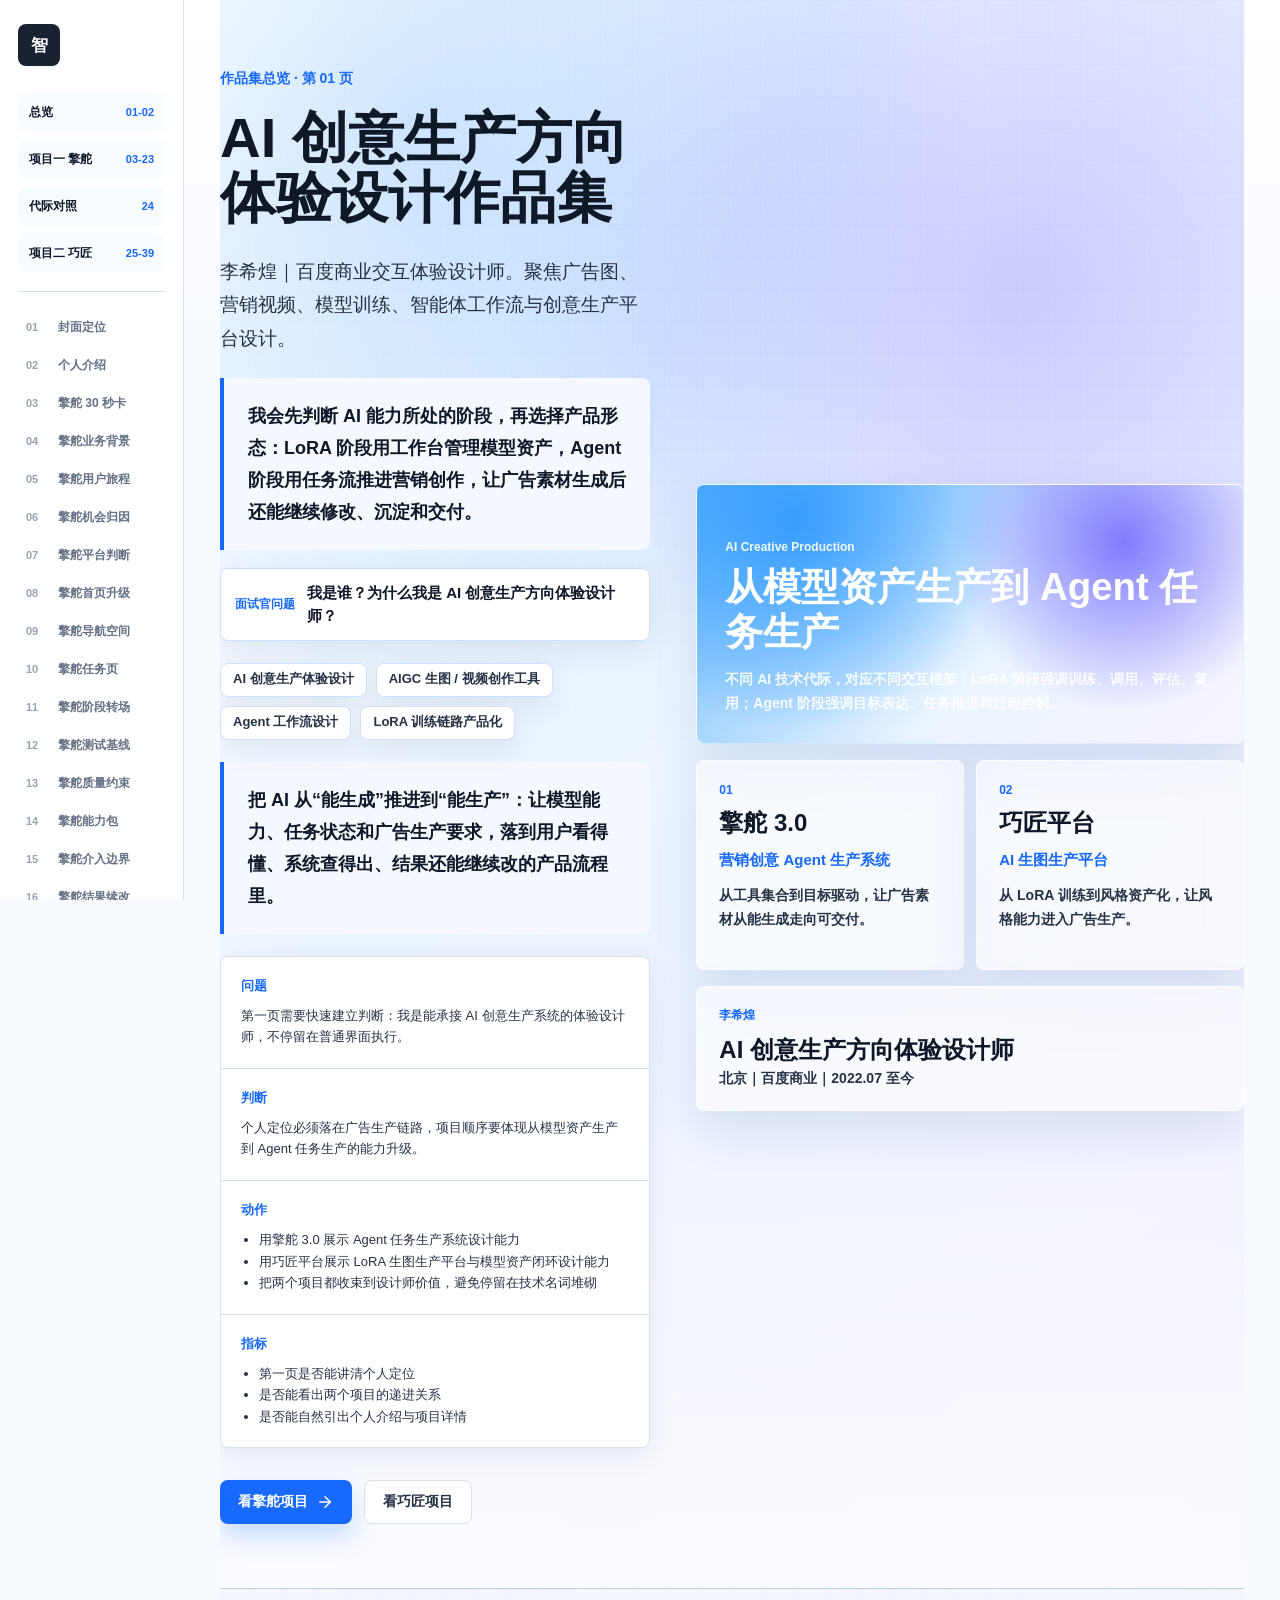
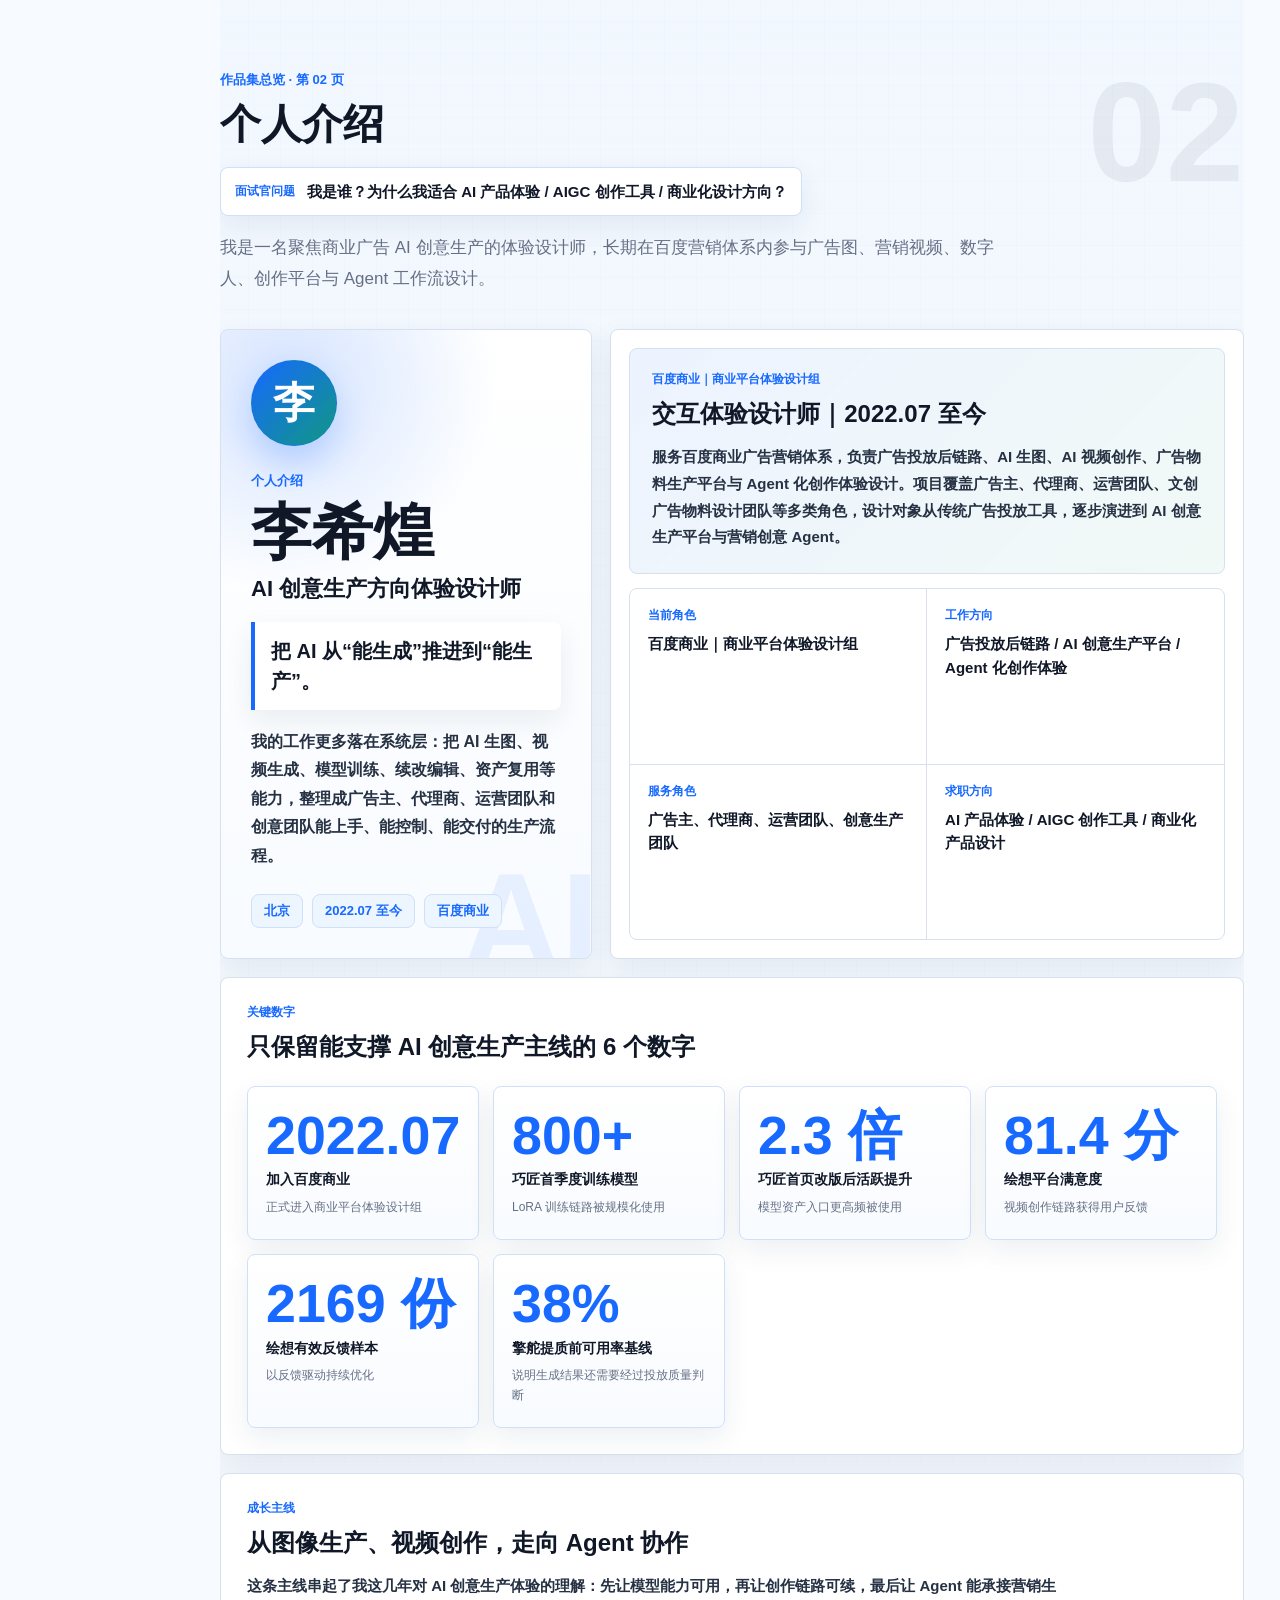
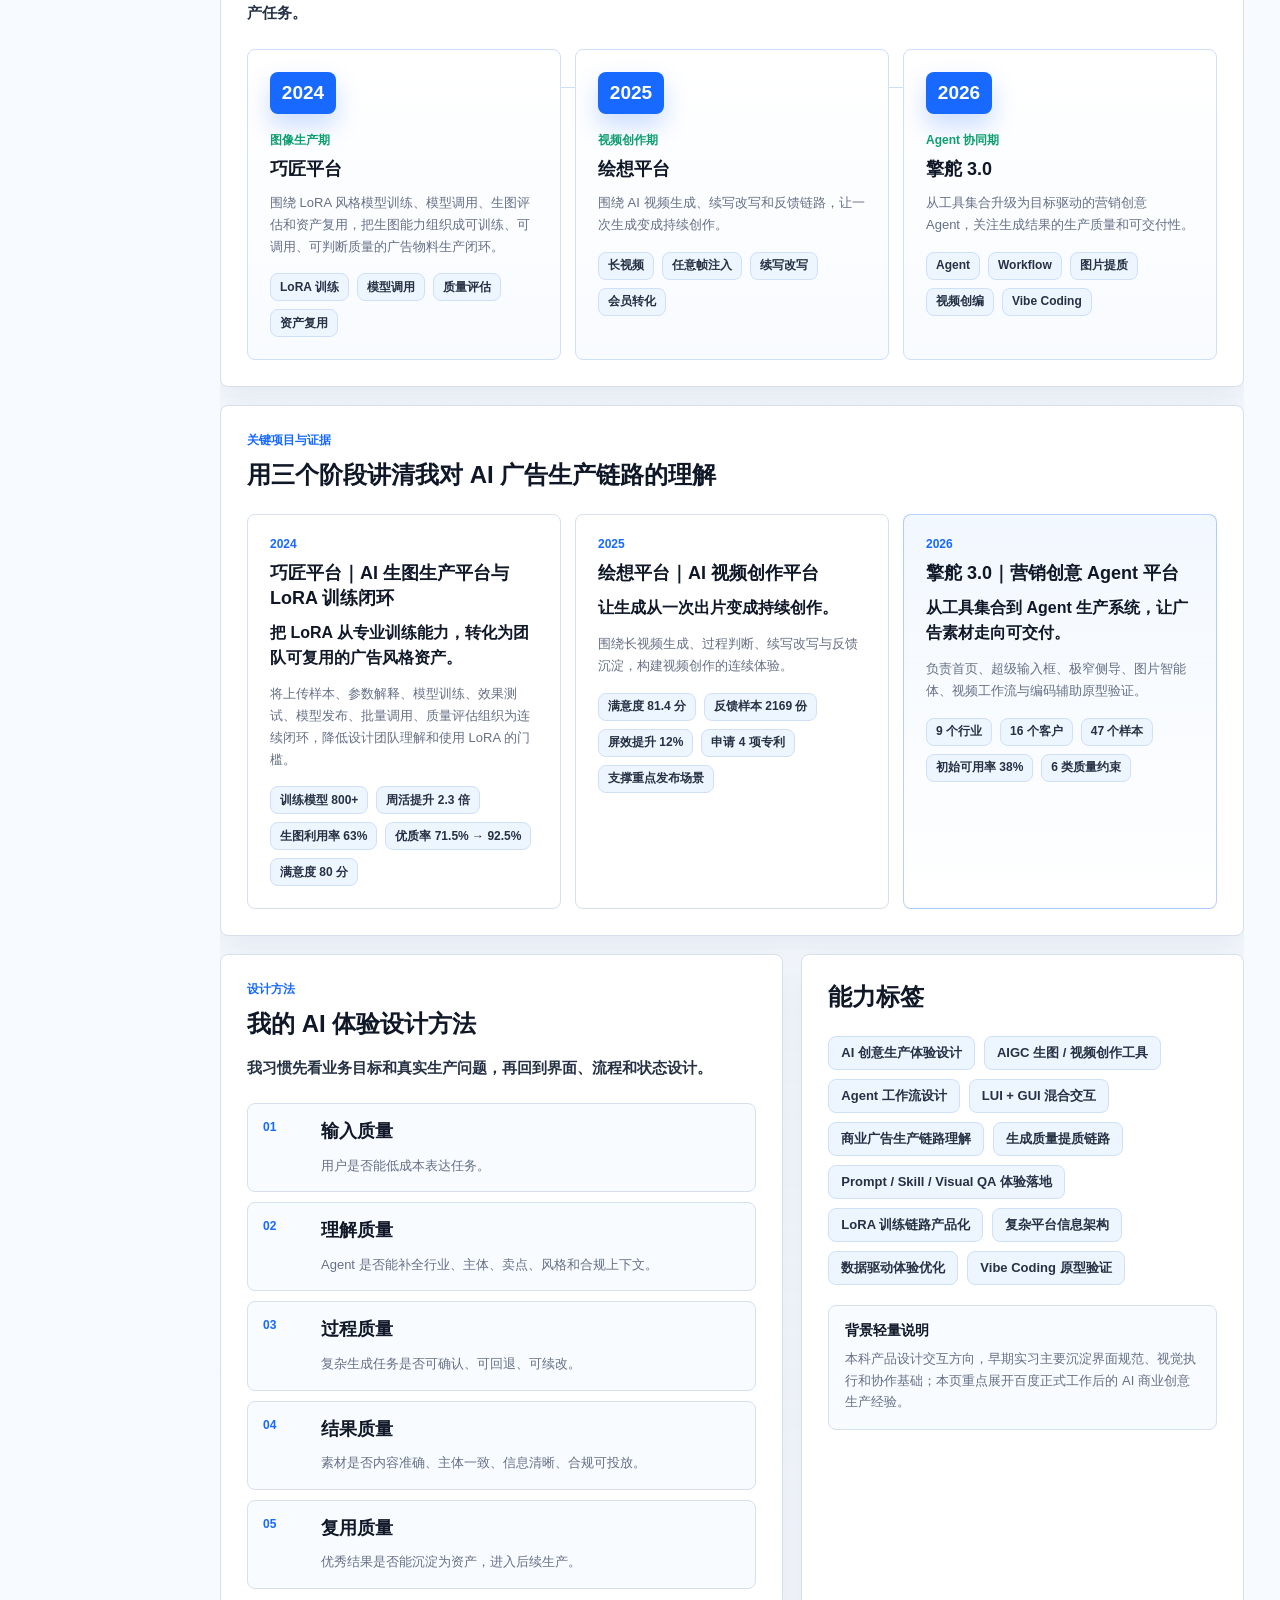
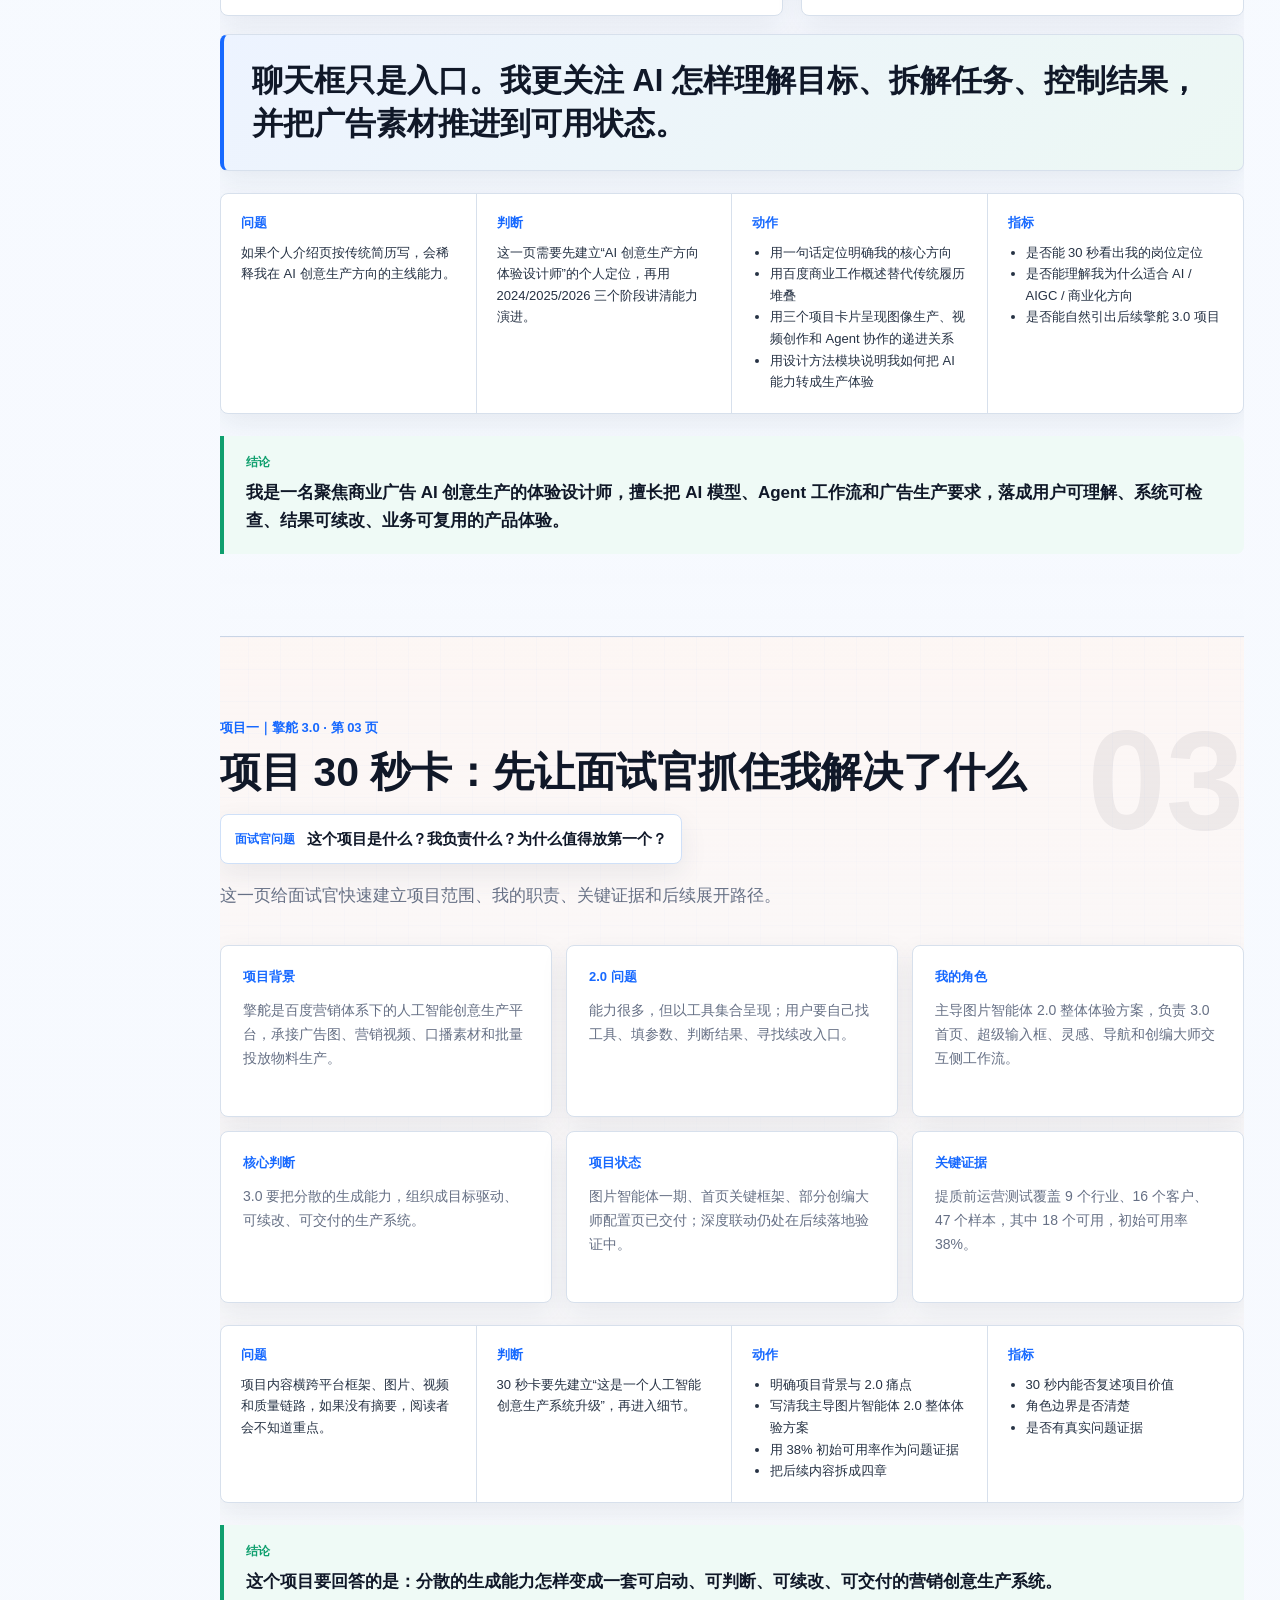
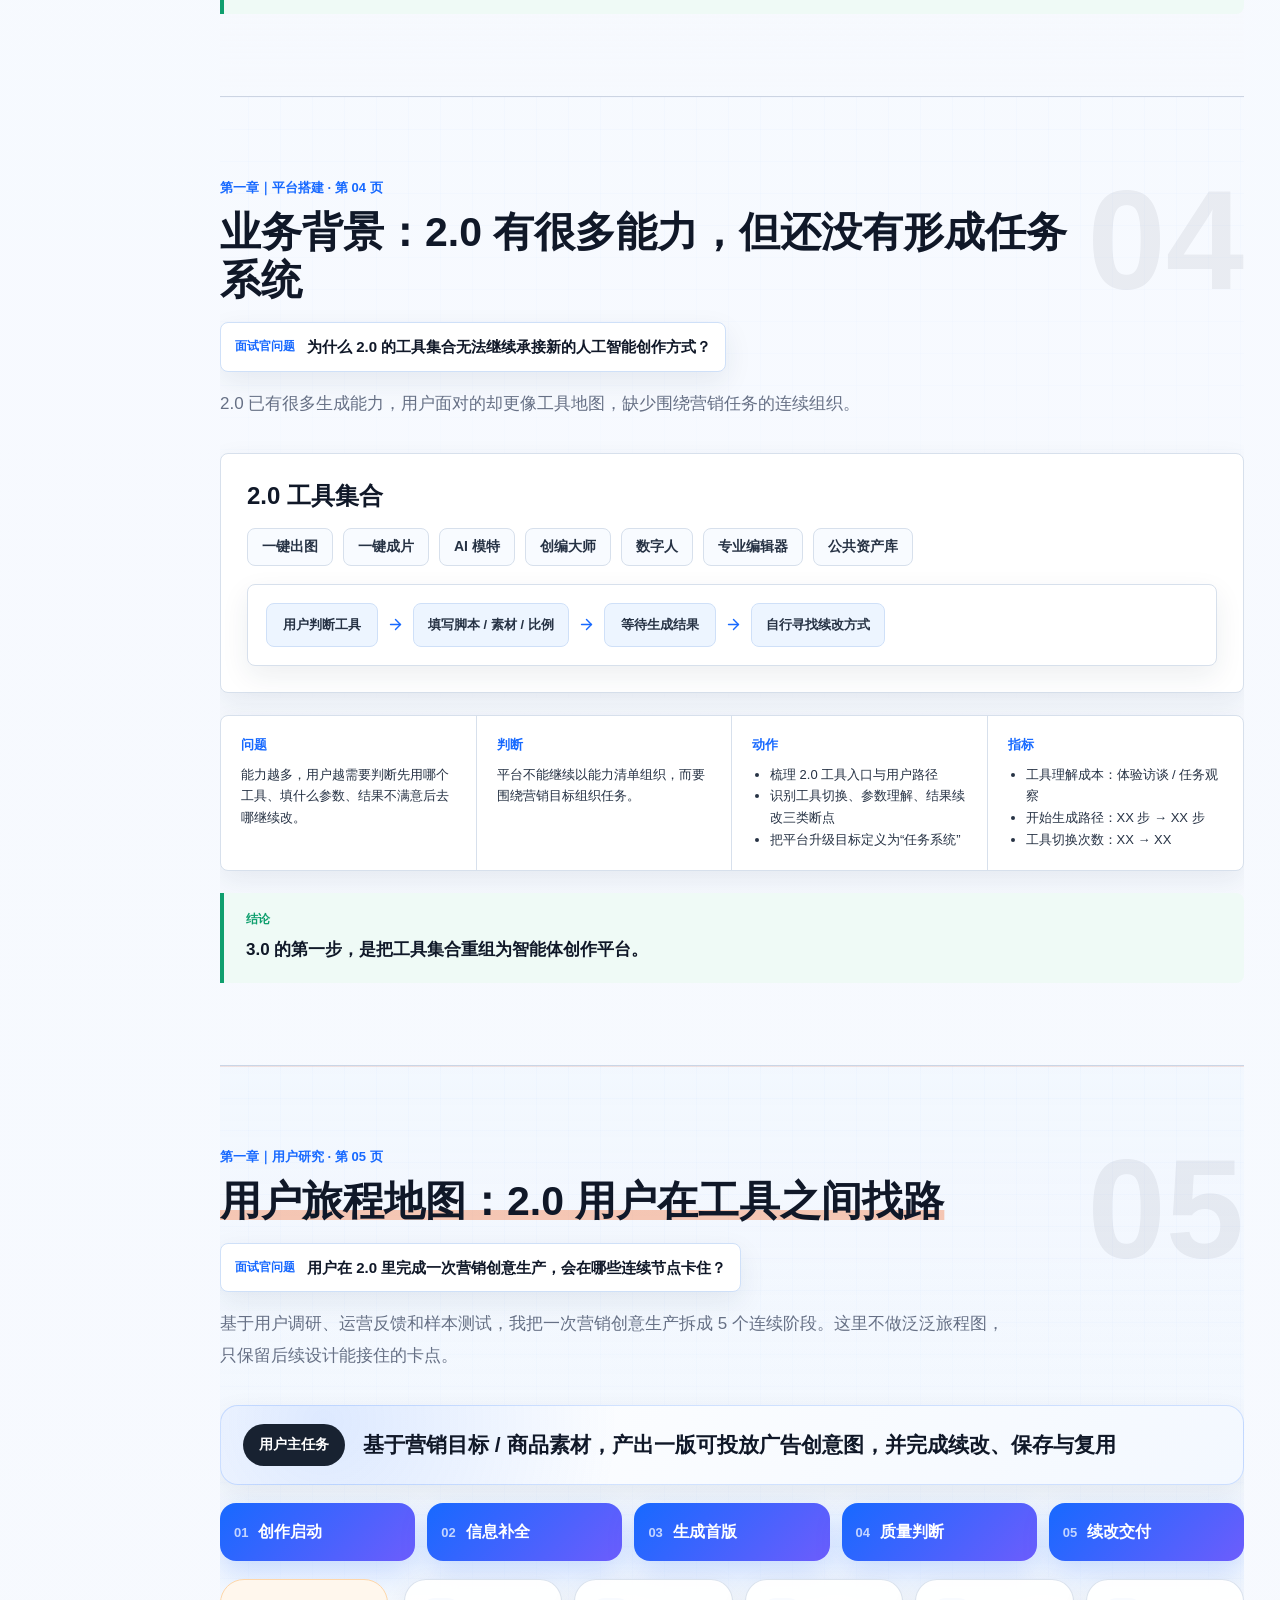
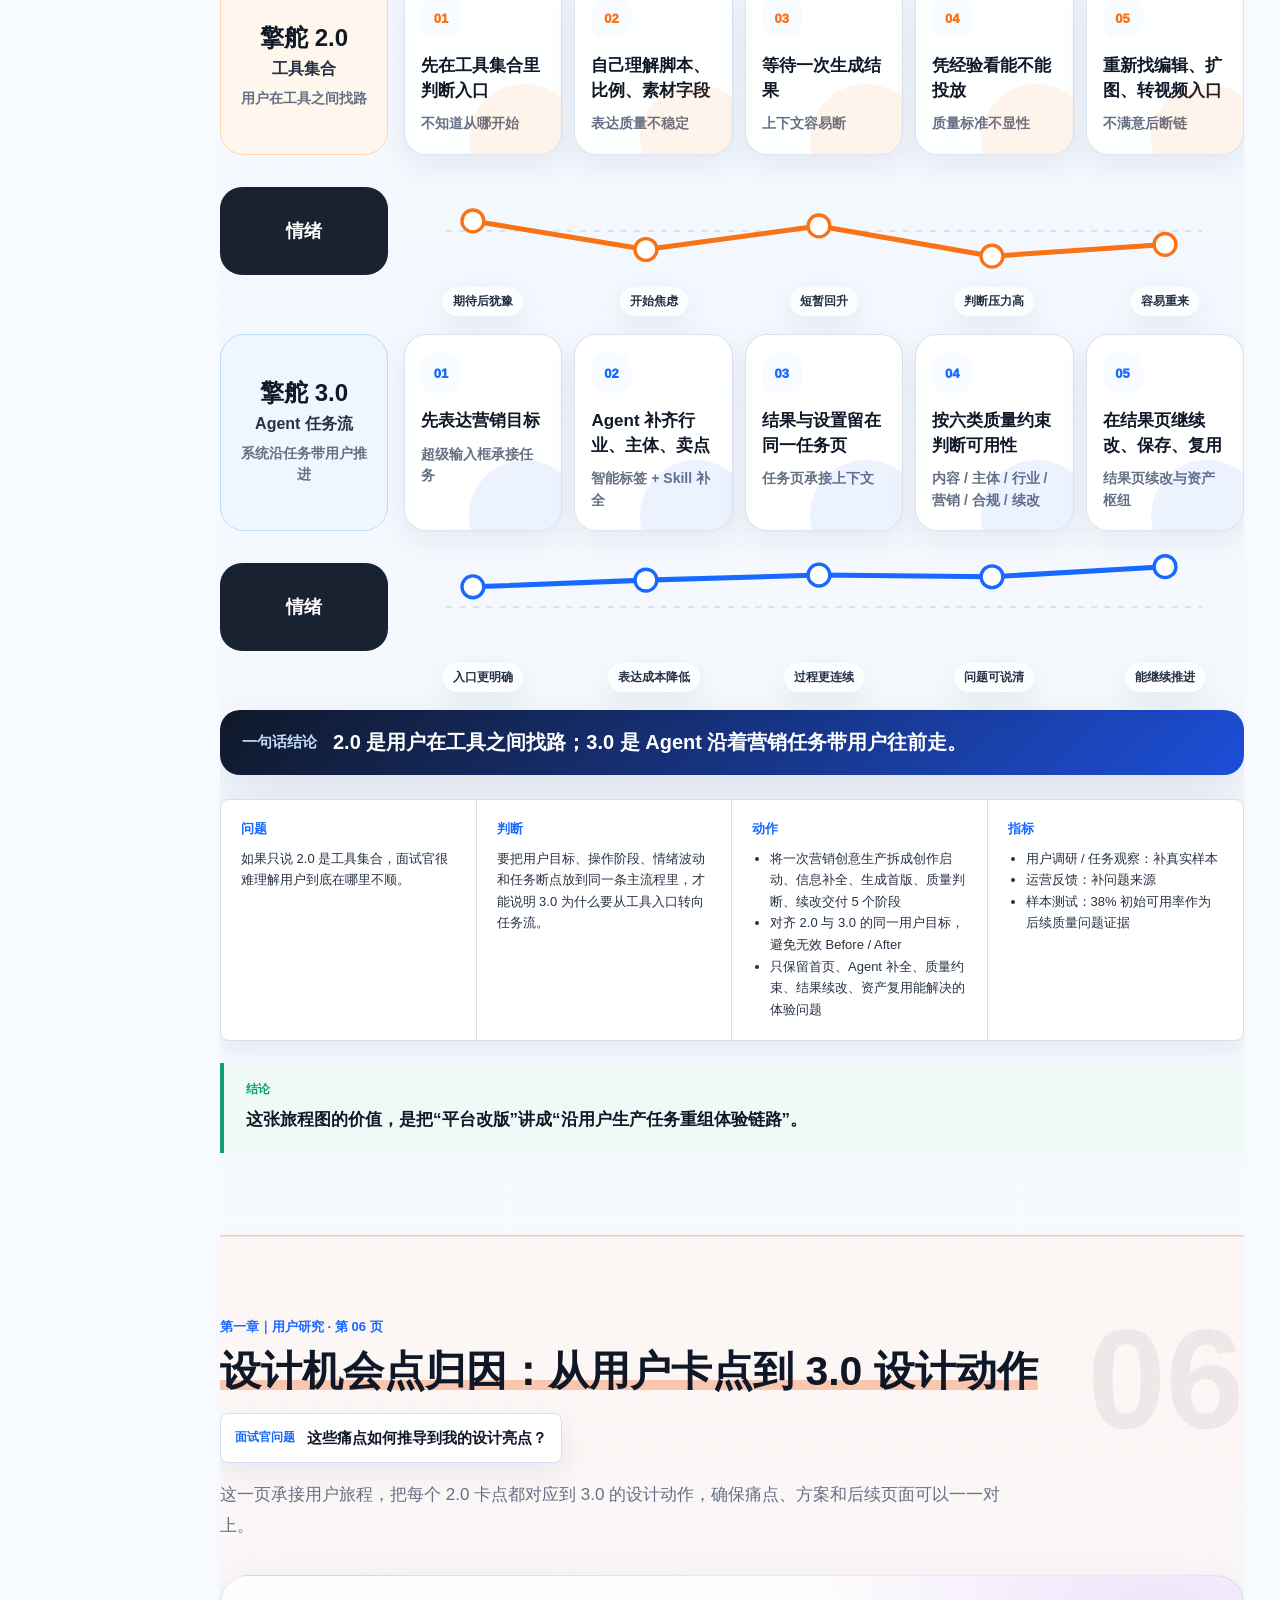
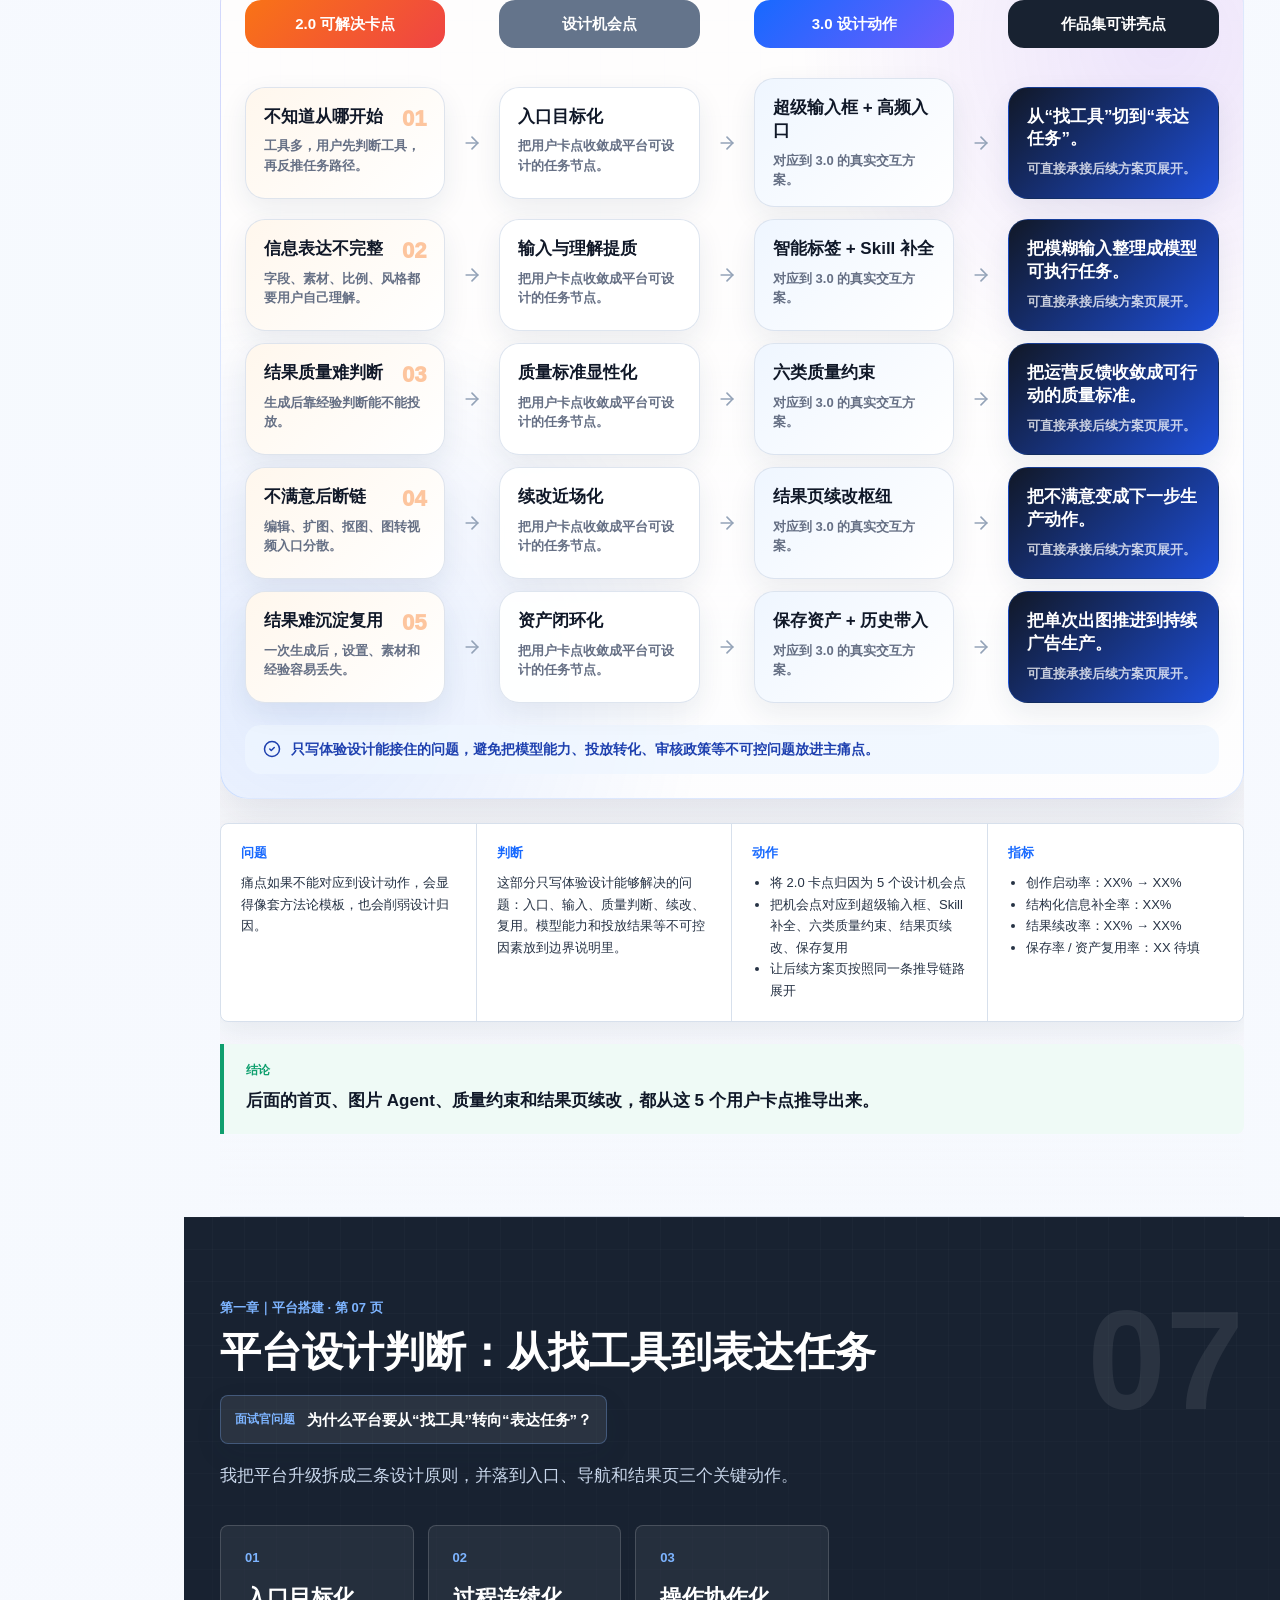
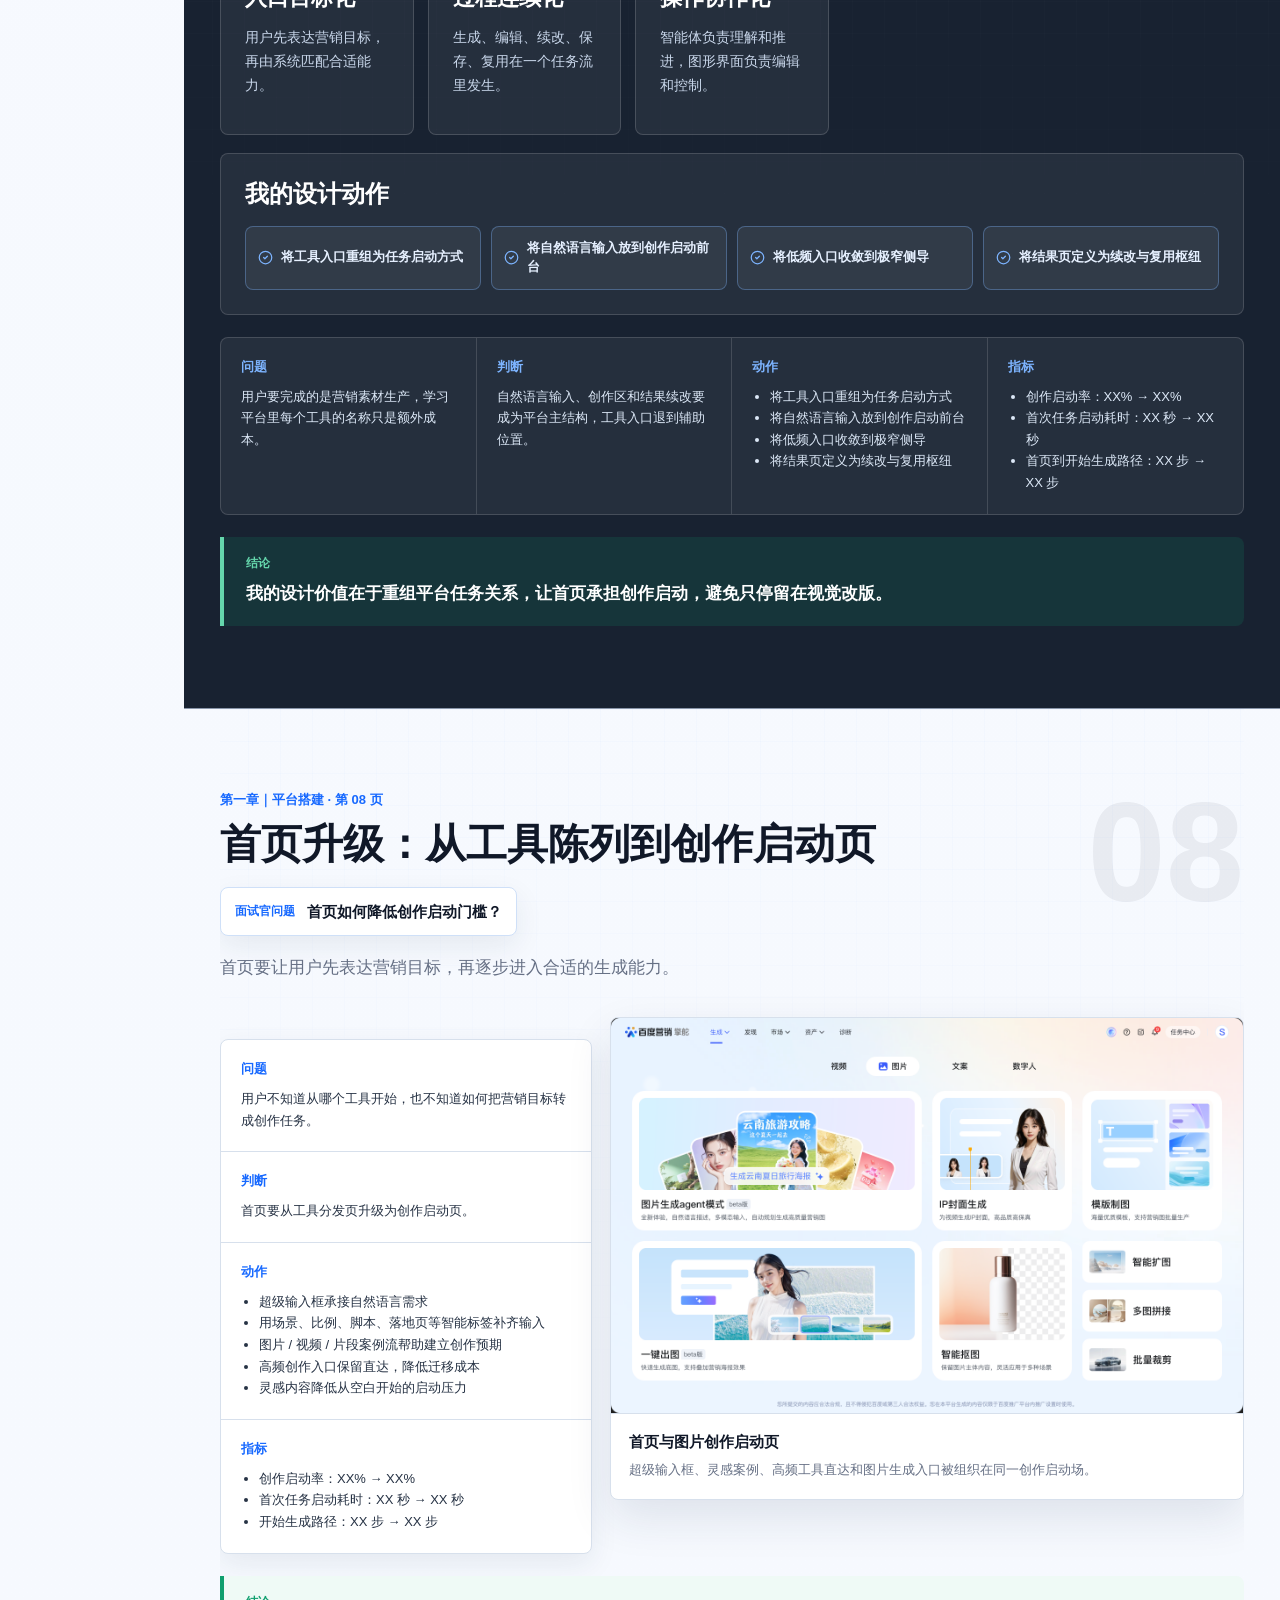
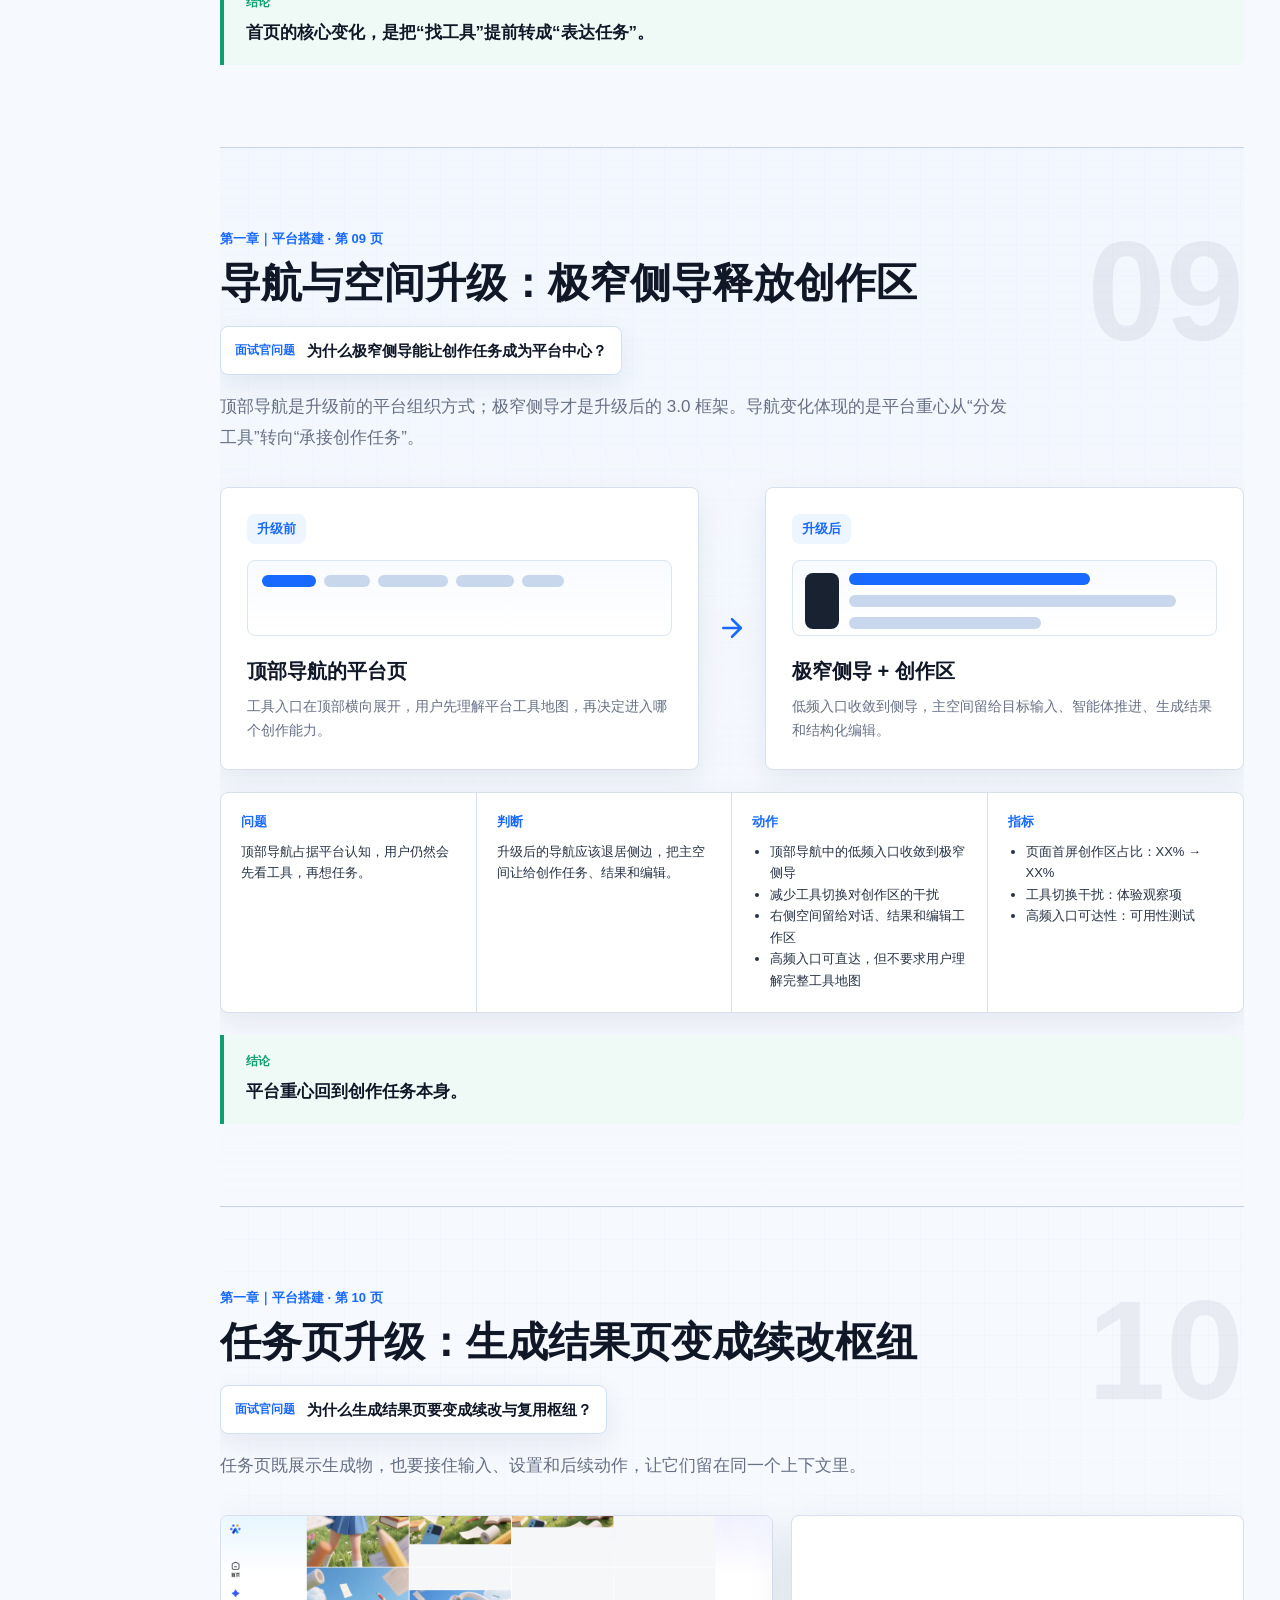
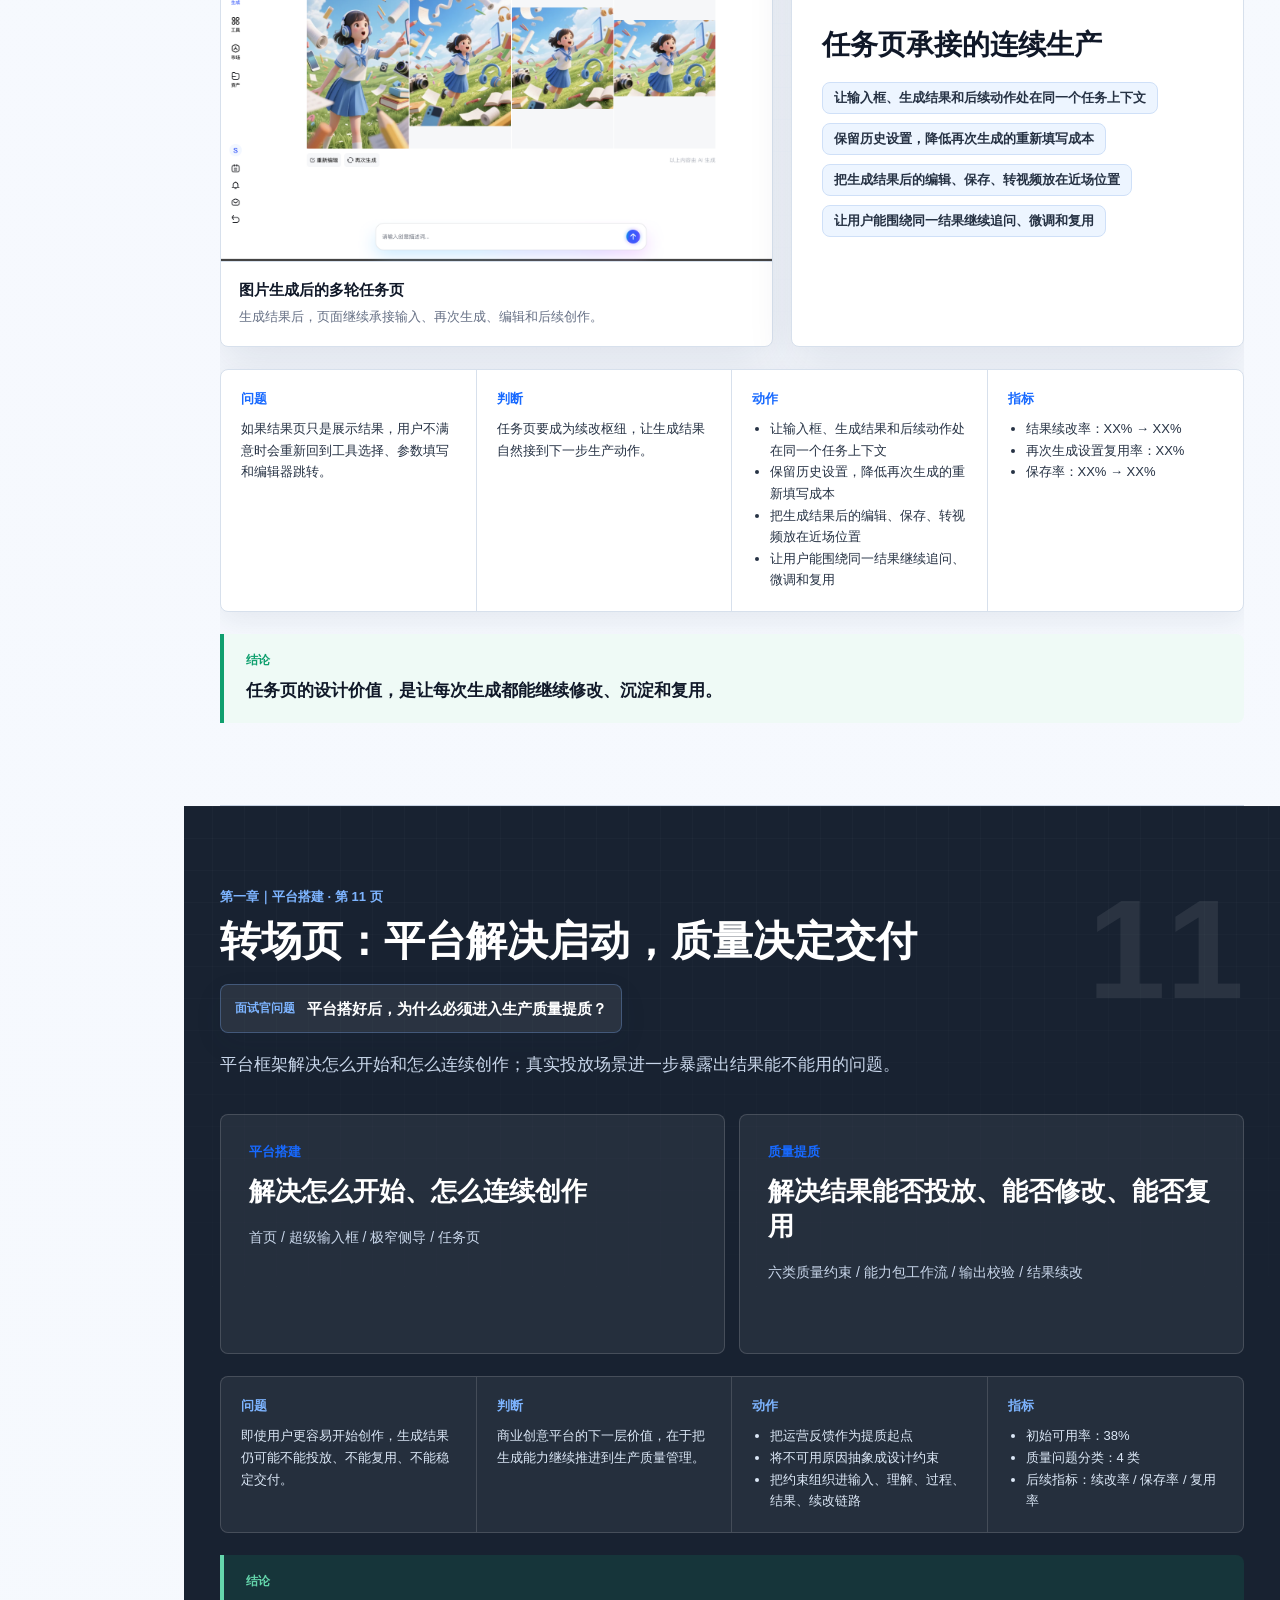
<file: index.html>
<!doctype html>
<html lang="zh-CN">
  <head>
    <meta charset="UTF-8" />
    <meta name="viewport" content="width=device-width, initial-scale=1.0" />
    <title>人工智能创意生产研究</title>
    <link rel="icon" href="data:image/svg+xml,%3Csvg xmlns='http://www.w3.org/2000/svg' viewBox='0 0 64 64'%3E%3Crect width='64' height='64' rx='14' fill='%23182231'/%3E%3Ctext x='32' y='41' text-anchor='middle' font-size='28' fill='white' font-family='Arial, sans-serif' font-weight='700'%3E智%3C/text%3E%3C/svg%3E" />
    <script type="module" crossorigin src="./assets/index-DReZ6hR3.js"></script>
    <link rel="stylesheet" crossorigin href="./assets/index-DGWpN-Dm.css">
  <meta name="robots" content="noindex, nofollow">
</head>
  <body>
    <div id="root"></div>
  </body>
</html>
</file>
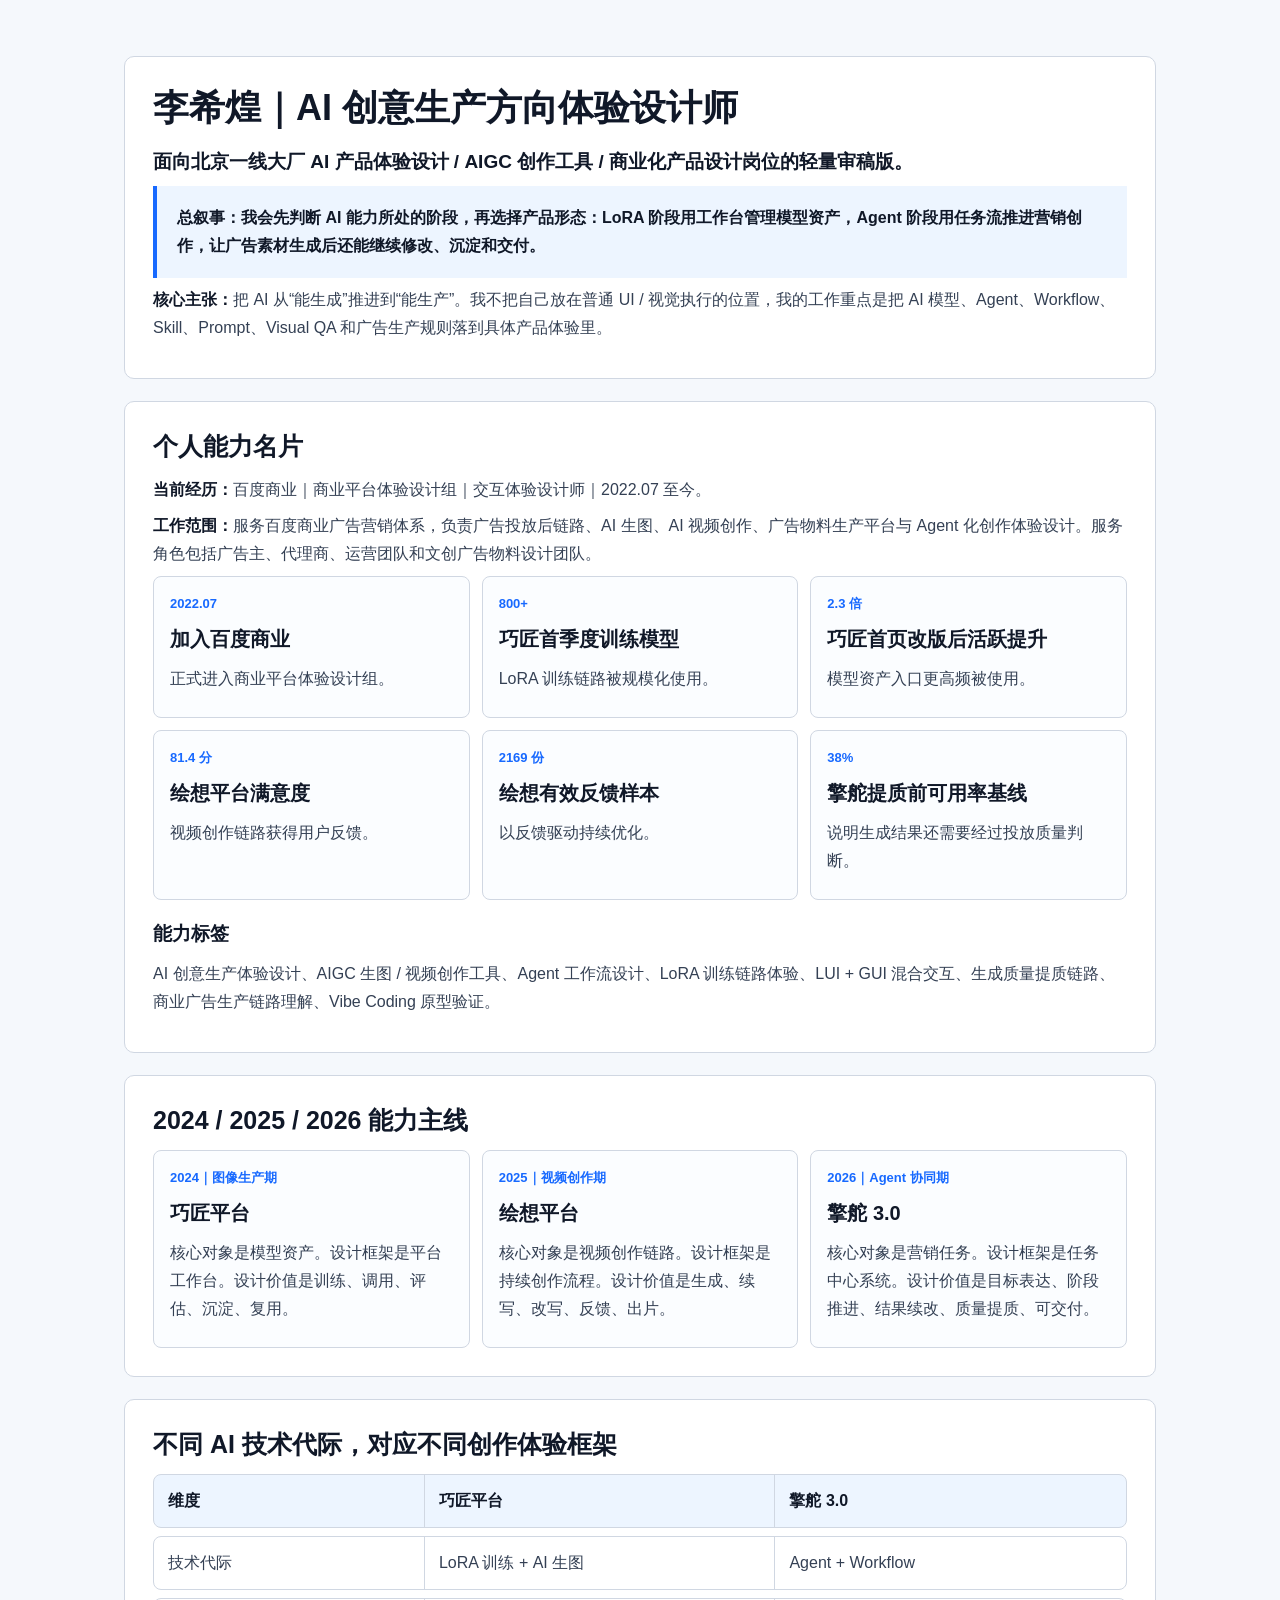
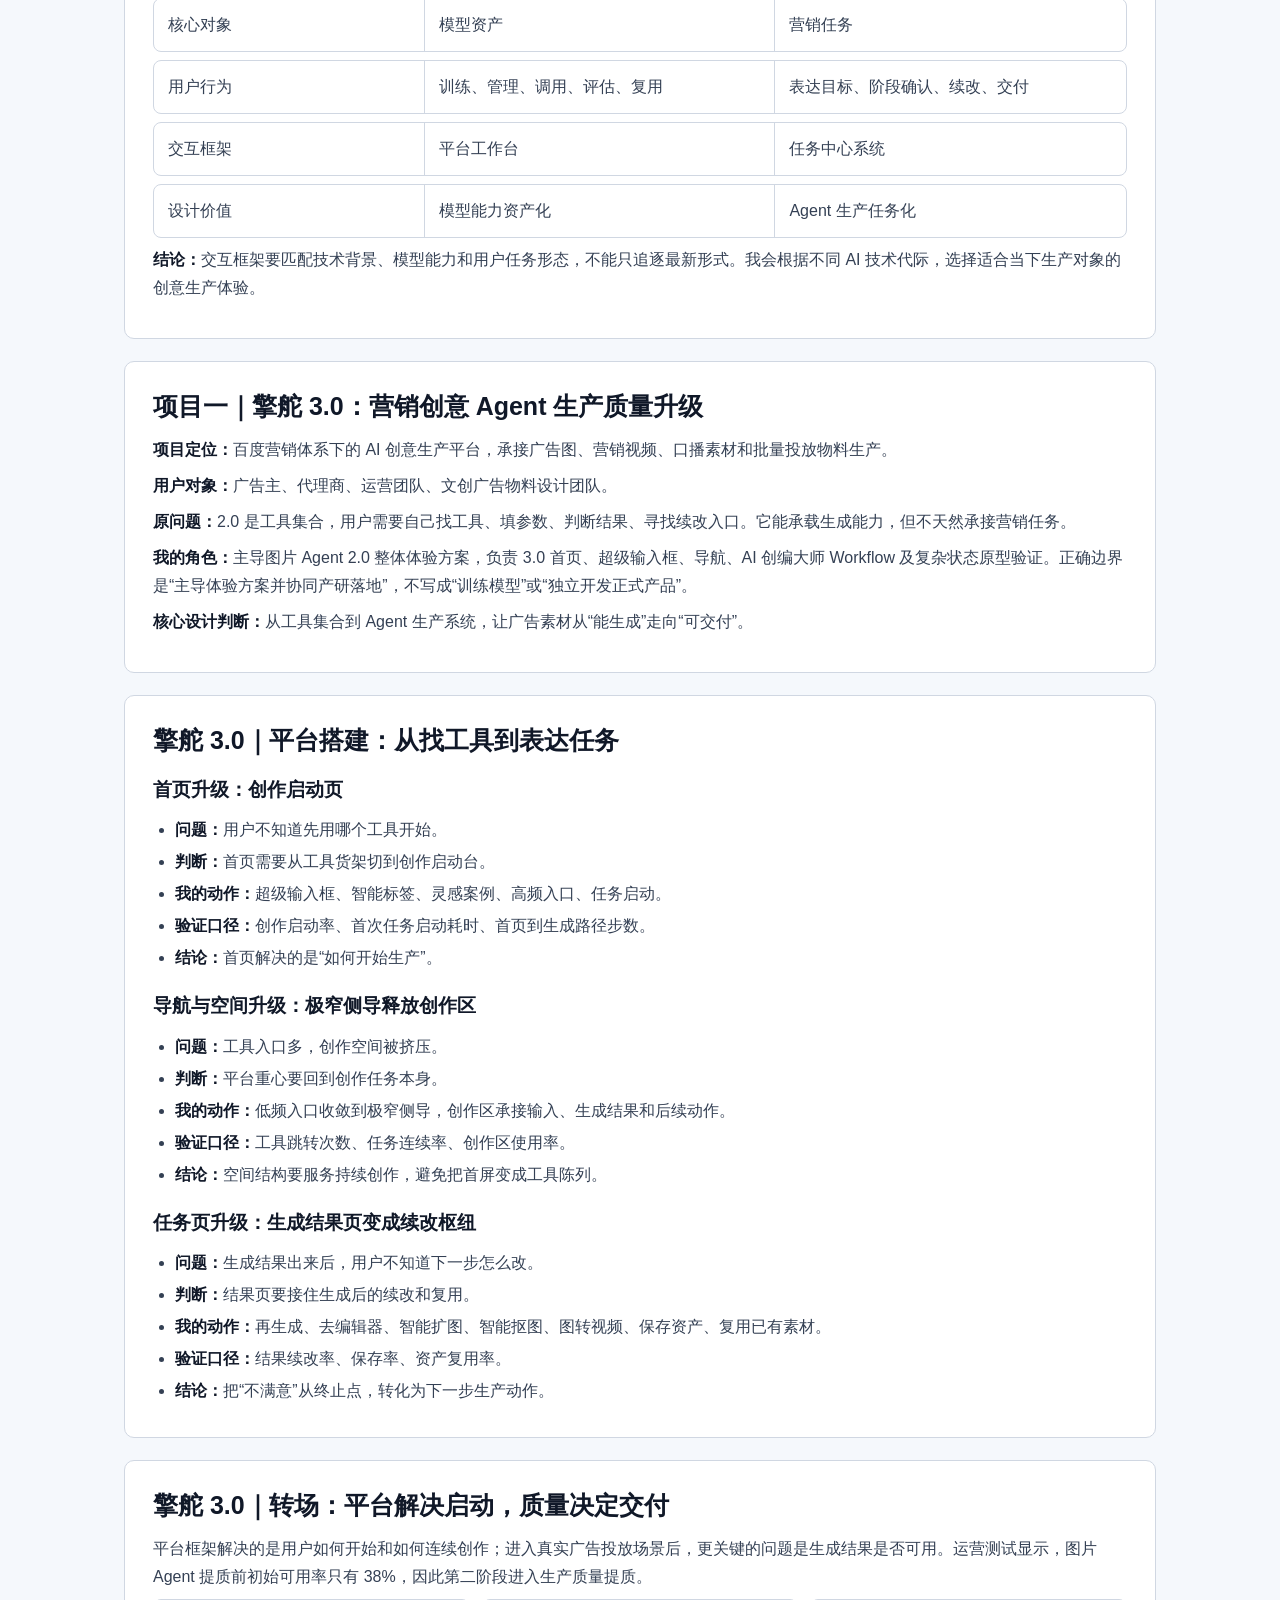
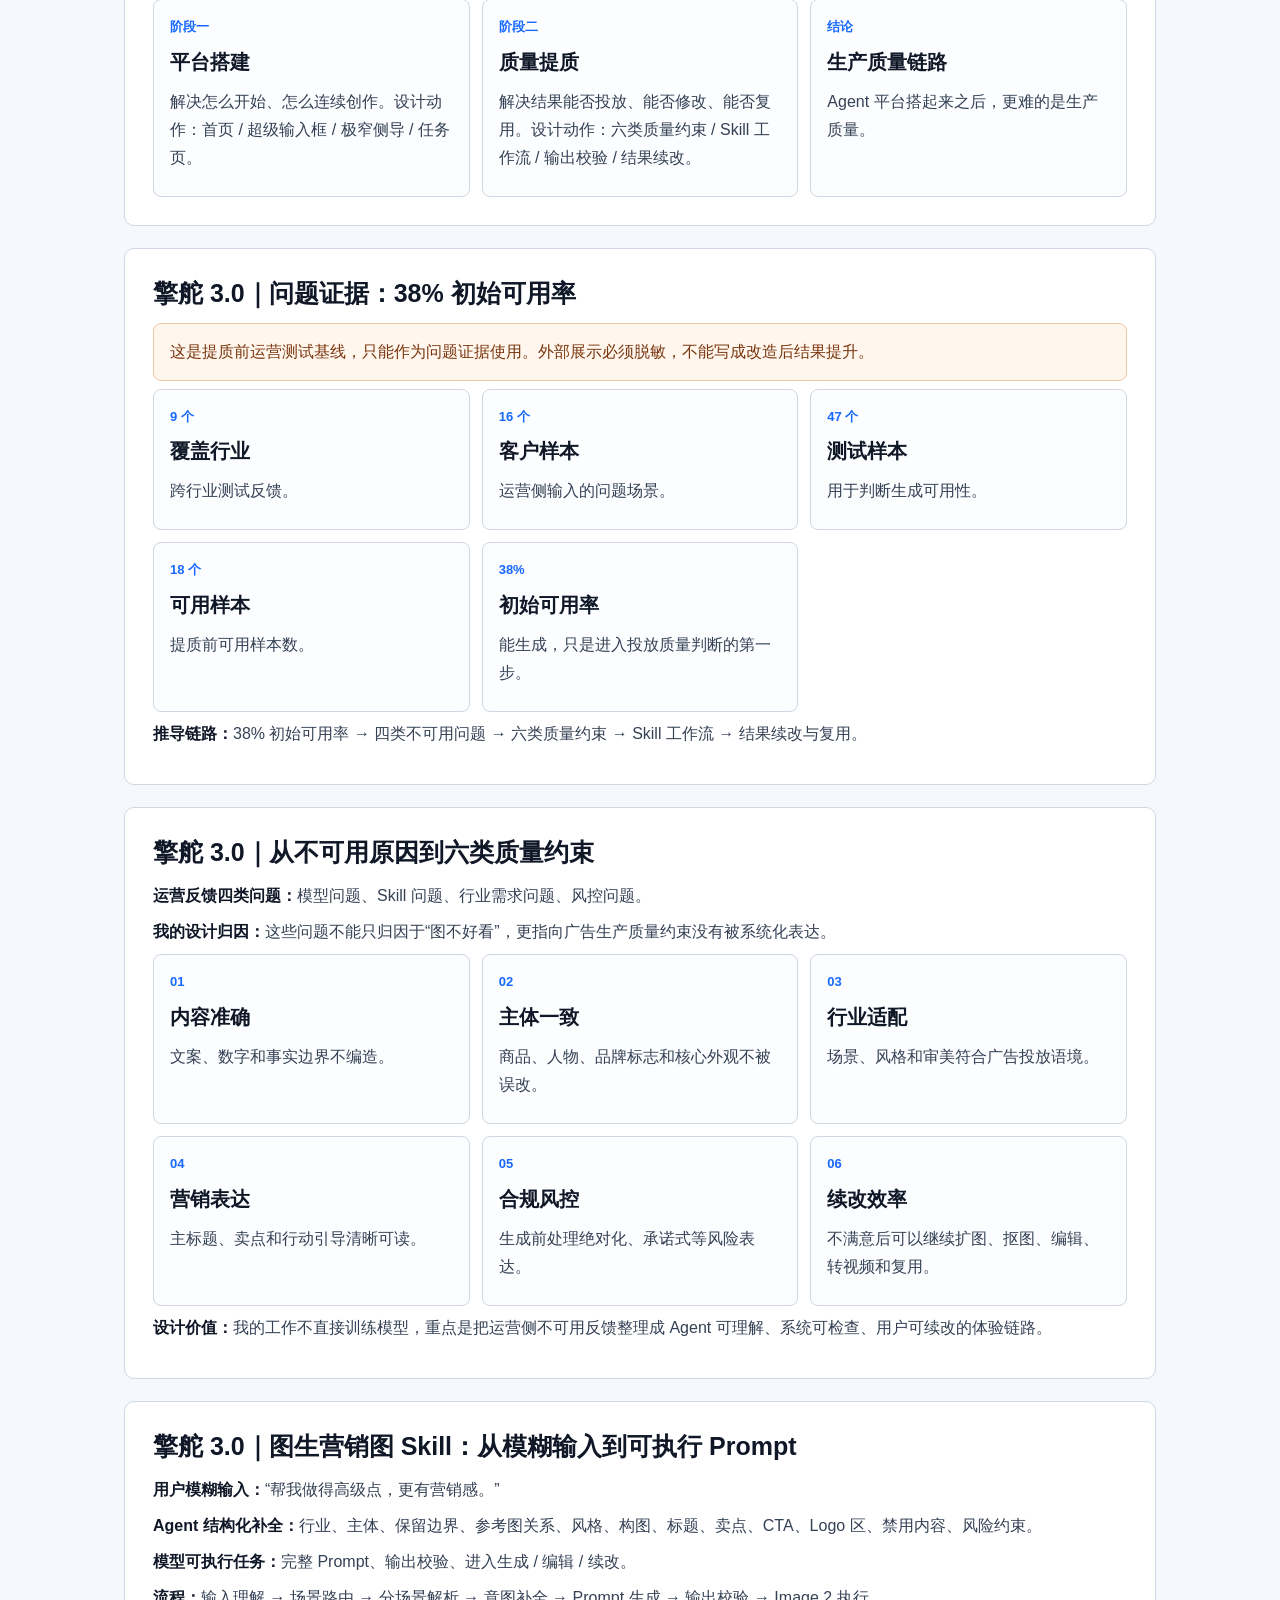
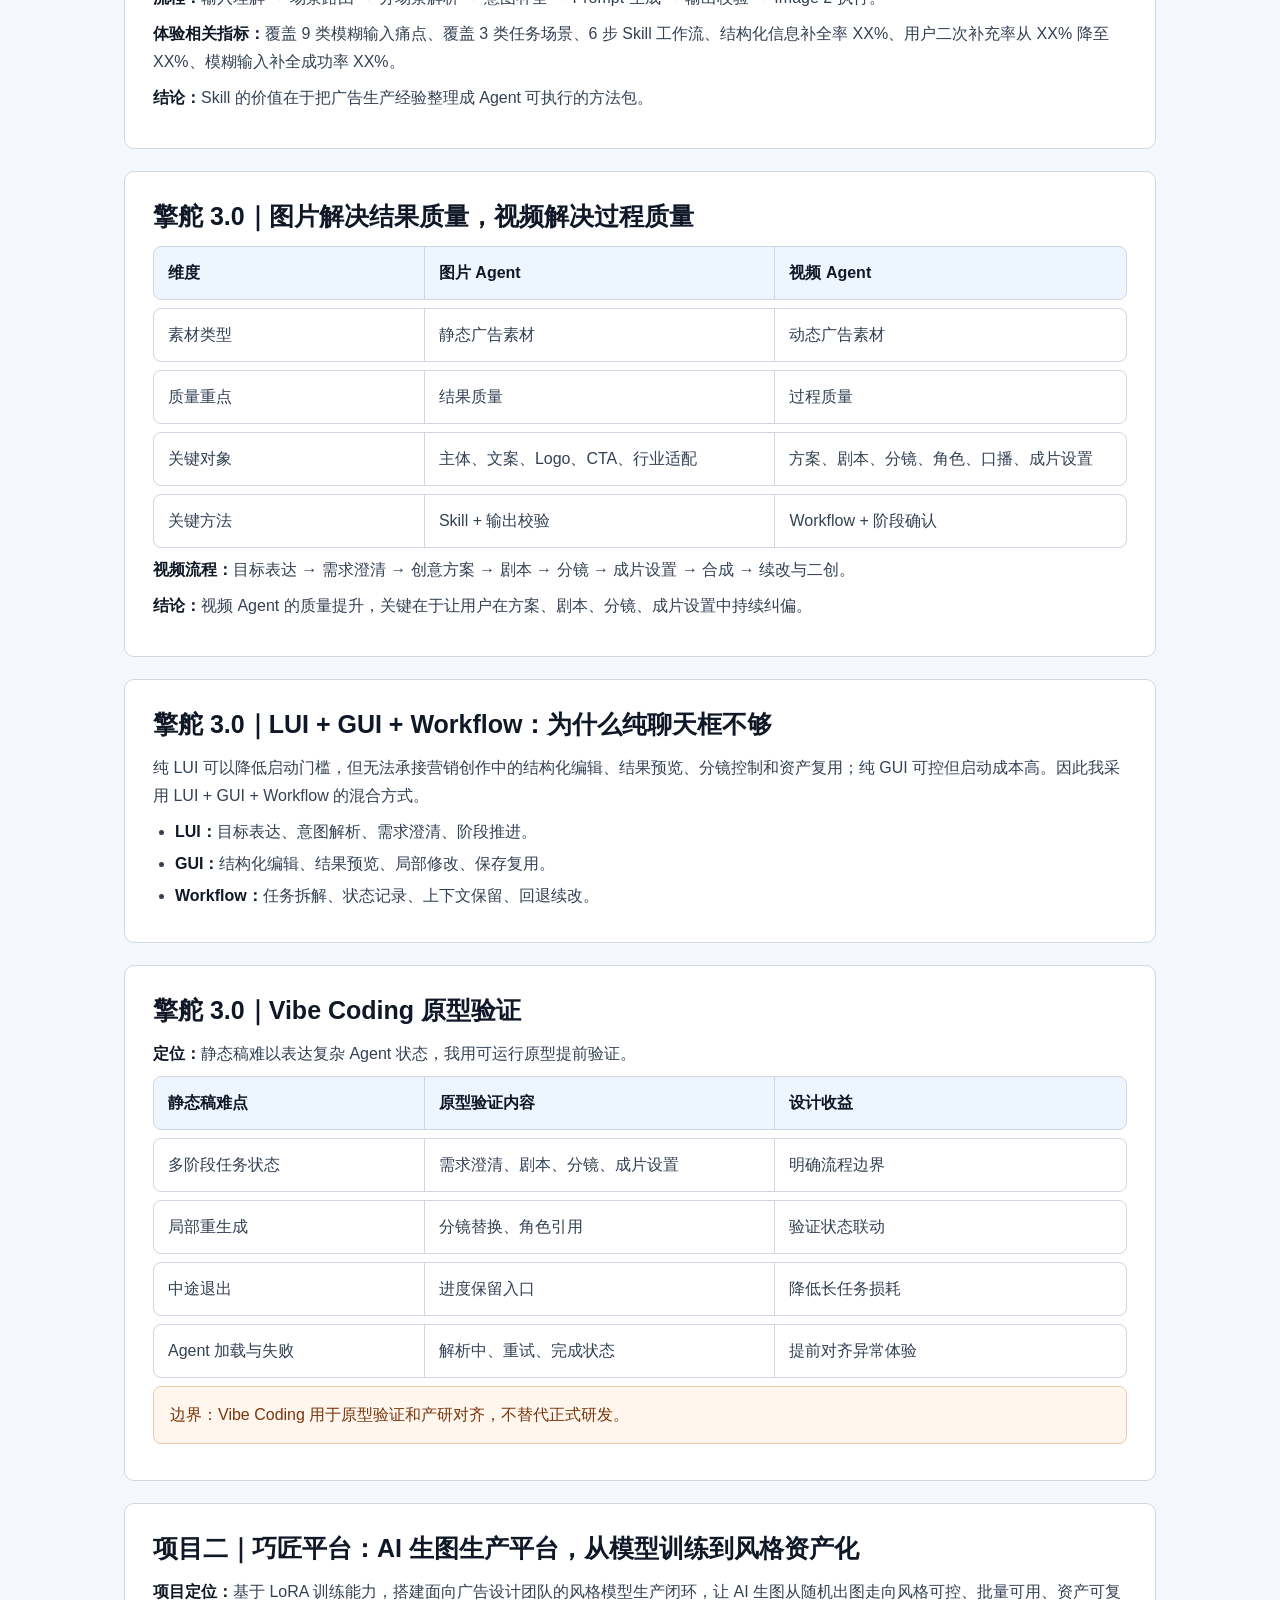
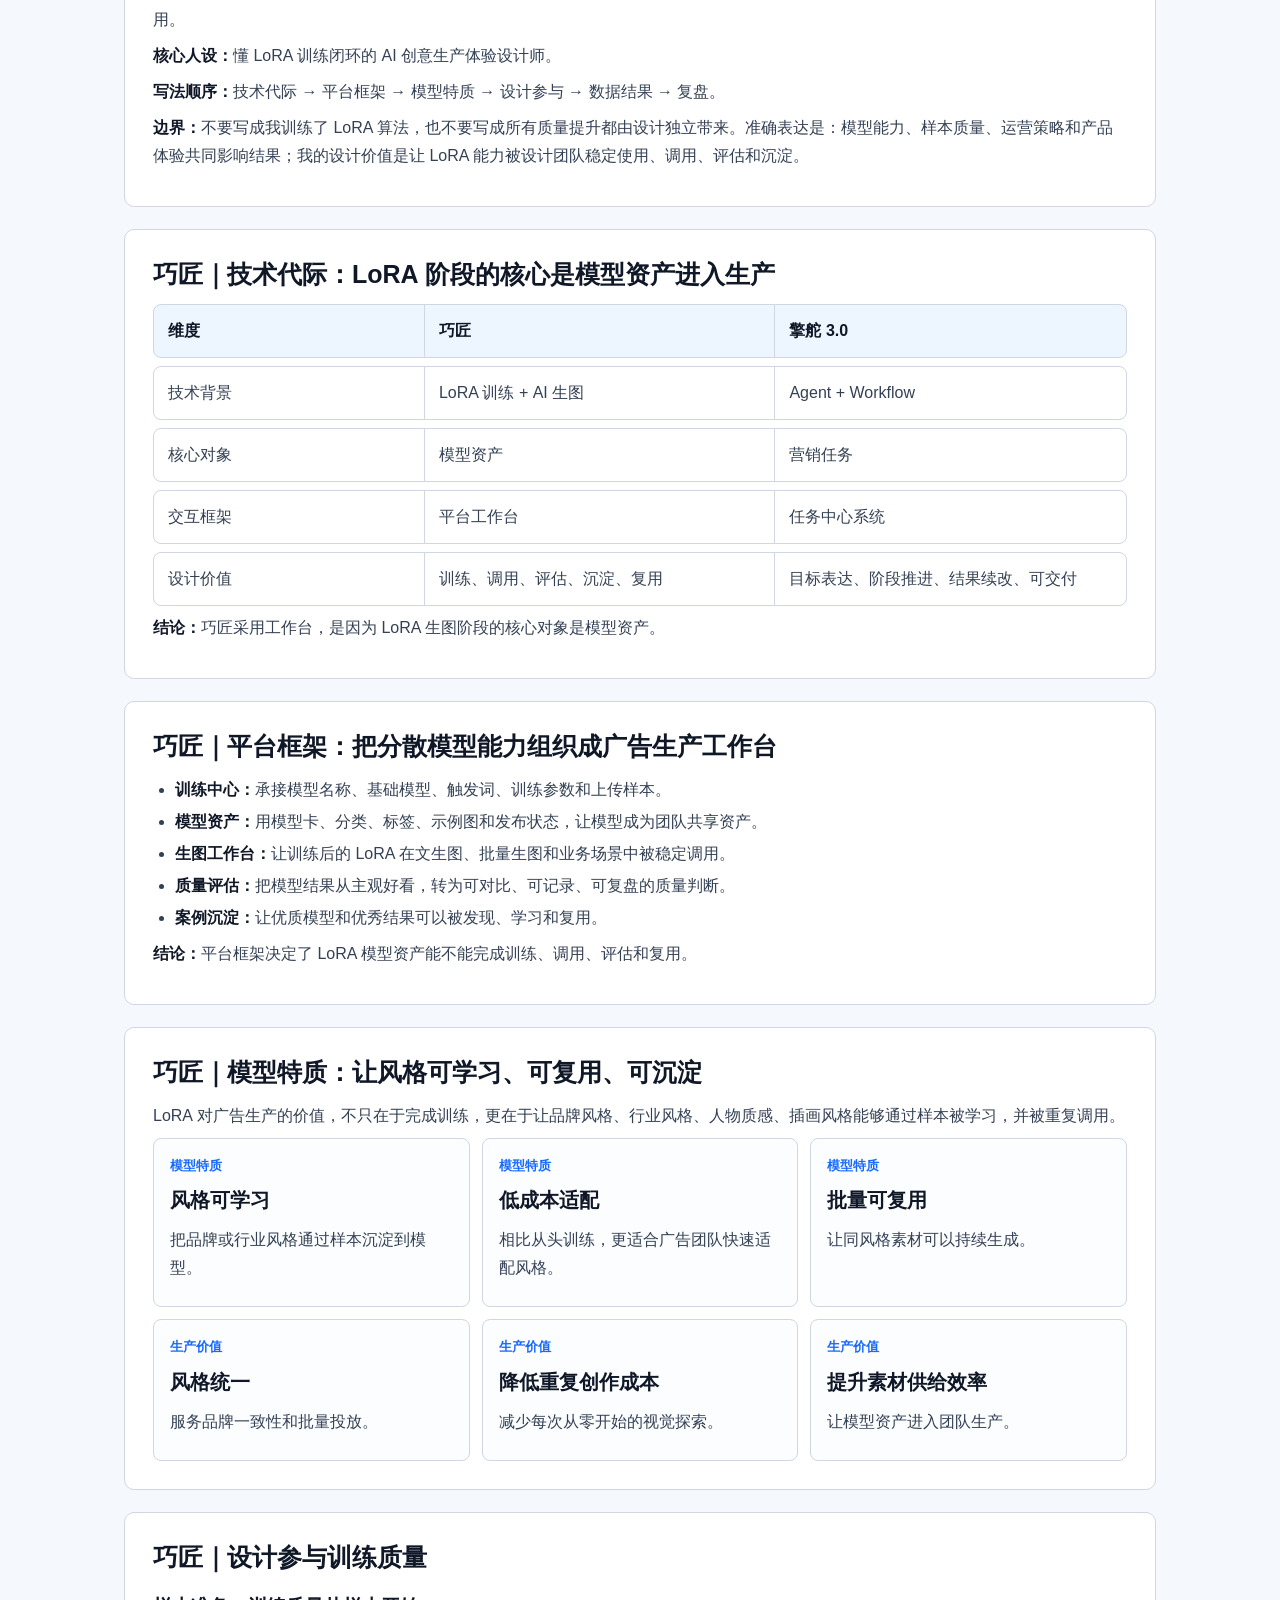
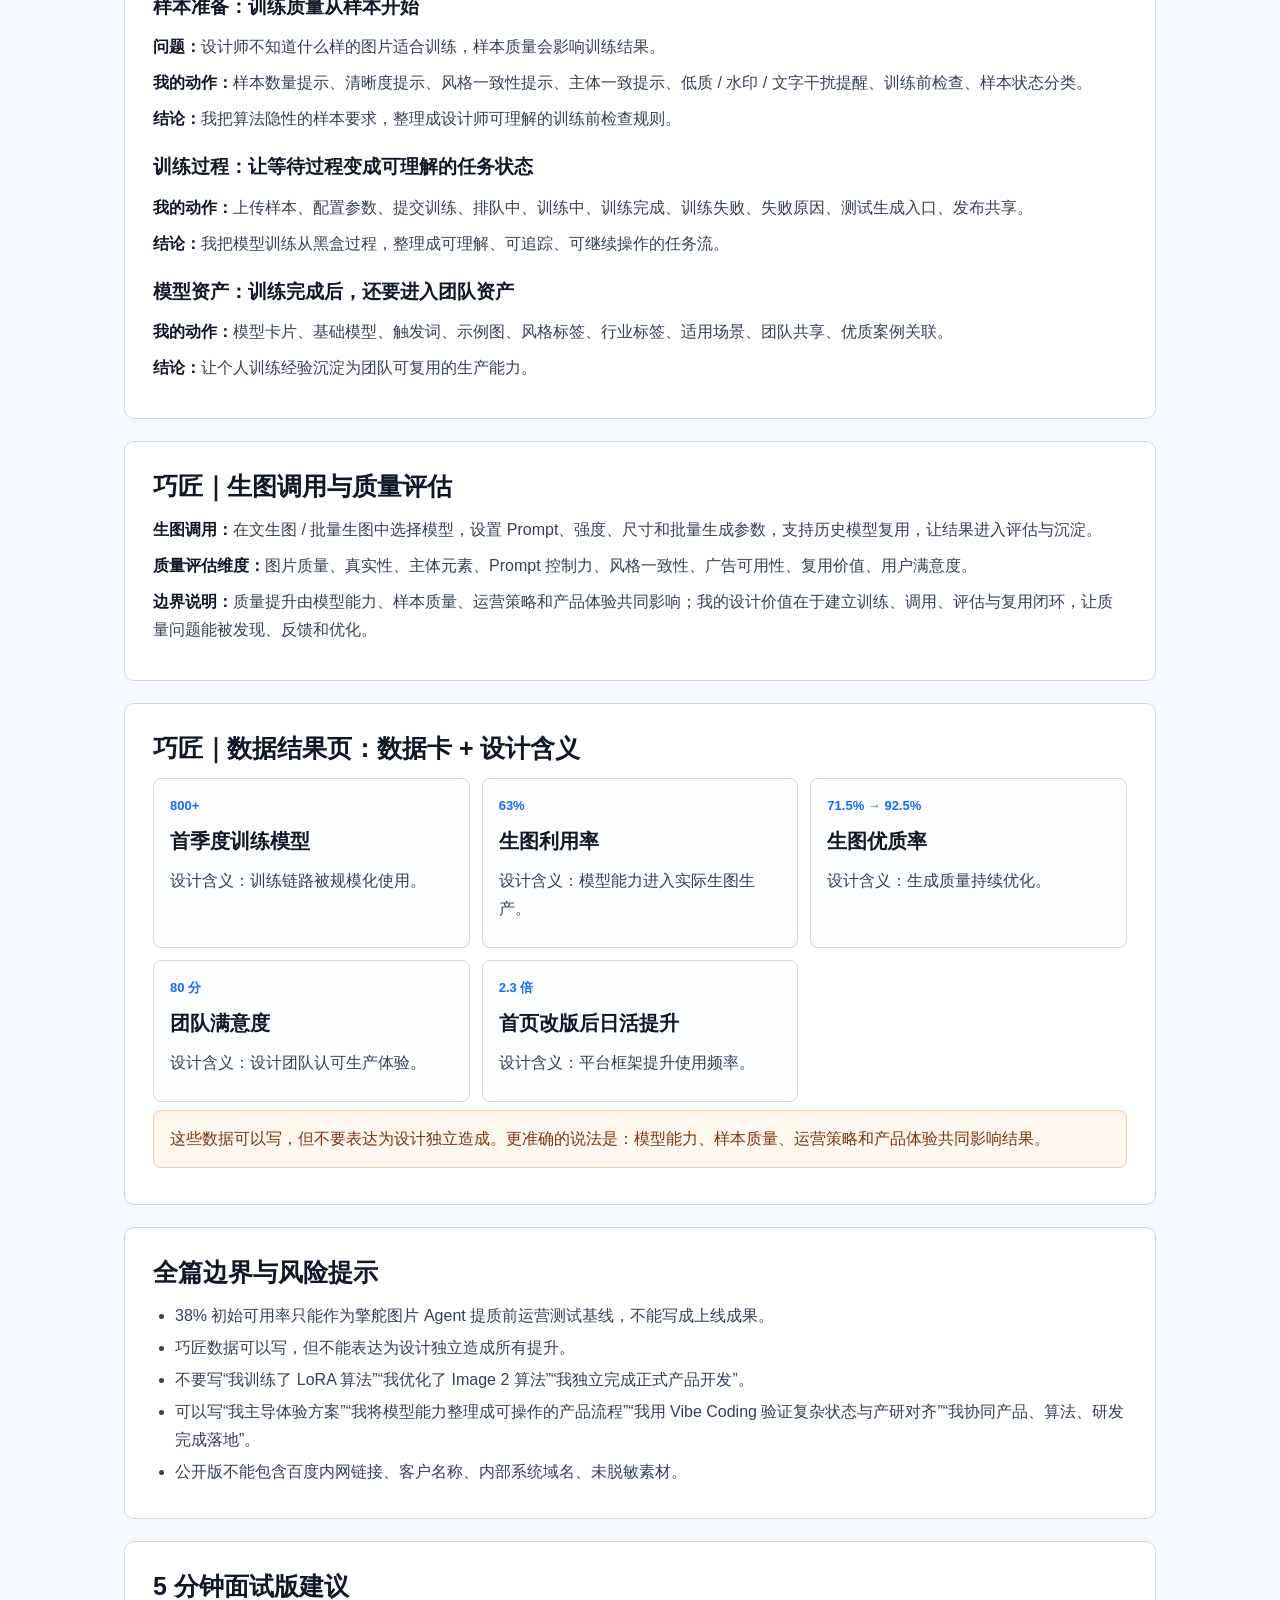
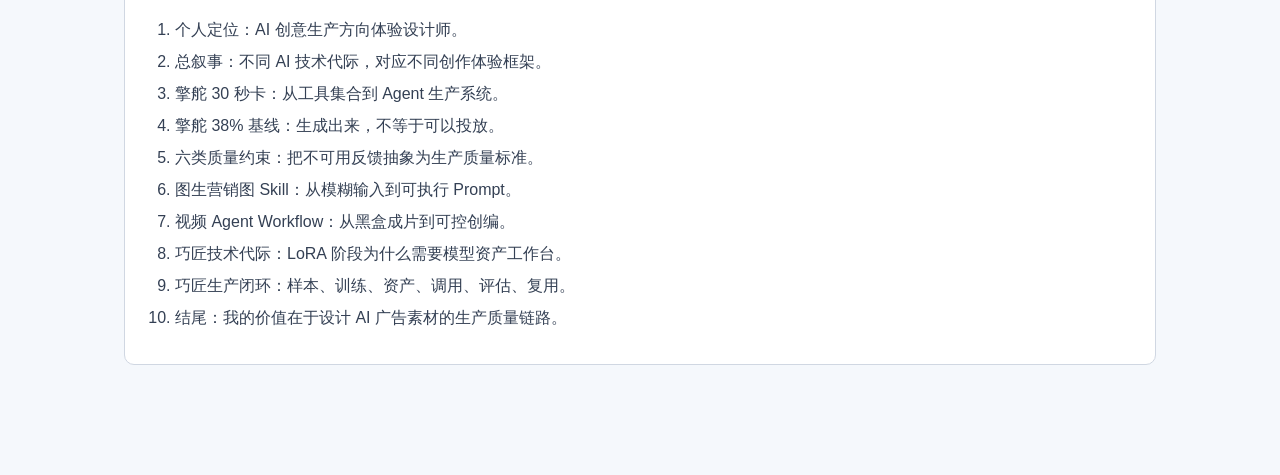
<file: chatgpt-review.html>
<!doctype html>
<html lang="zh-CN">
  <head>
    <meta charset="UTF-8" />
    <meta name="viewport" content="width=device-width, initial-scale=1.0" />
    <title>人工智能创意生产研究｜轻量审稿版</title>
    <style>
      :root {
        --ink: #101828;
        --text: #344054;
        --muted: #667085;
        --line: #d0d7e2;
        --blue: #1769ff;
        --paper: #ffffff;
        --bg: #f5f8fc;
      }
      * { box-sizing: border-box; }
      body {
        margin: 0;
        color: var(--text);
        background: var(--bg);
        font-family: "PingFang SC", "Hiragino Sans GB", "Microsoft YaHei", Arial, sans-serif;
        line-height: 1.75;
      }
      main {
        max-width: 1080px;
        margin: 0 auto;
        padding: 56px 24px 88px;
      }
      section {
        margin: 0 0 22px;
        padding: 28px;
        border: 1px solid var(--line);
        border-radius: 10px;
        background: var(--paper);
      }
      h1, h2, h3 {
        margin: 0 0 14px;
        color: var(--ink);
        line-height: 1.28;
      }
      h1 { font-size: 36px; }
      h2 { font-size: 25px; }
      h3 { font-size: 19px; margin-top: 22px; }
      p { margin: 8px 0; }
      ul, ol { margin: 8px 0 0 22px; padding: 0; }
      li { margin: 4px 0; }
      strong { color: var(--ink); }
      .lead {
        color: var(--ink);
        font-size: 19px;
        font-weight: 700;
      }
      .tagline {
        padding: 18px 20px;
        border-left: 4px solid var(--blue);
        color: var(--ink);
        background: #edf5ff;
        font-weight: 800;
      }
      .grid {
        display: grid;
        grid-template-columns: repeat(3, minmax(0, 1fr));
        gap: 12px;
      }
      .card {
        min-width: 0;
        padding: 16px;
        border: 1px solid var(--line);
        border-radius: 8px;
        background: #fbfdff;
      }
      .card span {
        display: block;
        color: var(--blue);
        font-size: 13px;
        font-weight: 900;
      }
      .card strong {
        display: block;
        margin: 6px 0;
        font-size: 20px;
      }
      .table {
        display: grid;
        gap: 8px;
      }
      .row {
        display: grid;
        grid-template-columns: 0.85fr 1.1fr 1.1fr;
        border: 1px solid var(--line);
        border-radius: 8px;
        overflow: hidden;
      }
      .row > div {
        padding: 12px 14px;
        border-right: 1px solid var(--line);
      }
      .row > div:last-child { border-right: 0; }
      .head { background: #edf5ff; font-weight: 900; color: var(--ink); }
      .warn {
        padding: 14px 16px;
        border: 1px solid #f4c7a5;
        border-radius: 8px;
        color: #7a350d;
        background: #fff6ed;
      }
      @media (max-width: 760px) {
        main { padding: 28px 14px 56px; }
        section { padding: 20px; }
        .grid, .row { grid-template-columns: 1fr; }
        .row > div { border-right: 0; border-bottom: 1px solid var(--line); }
        .row > div:last-child { border-bottom: 0; }
      }
    </style>
  </head>
  <body>
    <main>
      <section>
        <h1>李希煌｜AI 创意生产方向体验设计师</h1>
        <p class="lead">面向北京一线大厂 AI 产品体验设计 / AIGC 创作工具 / 商业化产品设计岗位的轻量审稿版。</p>
        <p class="tagline">总叙事：我会先判断 AI 能力所处的阶段，再选择产品形态：LoRA 阶段用工作台管理模型资产，Agent 阶段用任务流推进营销创作，让广告素材生成后还能继续修改、沉淀和交付。</p>
        <p><strong>核心主张：</strong>把 AI 从“能生成”推进到“能生产”。我不把自己放在普通 UI / 视觉执行的位置，我的工作重点是把 AI 模型、Agent、Workflow、Skill、Prompt、Visual QA 和广告生产规则落到具体产品体验里。</p>
      </section>

      <section>
        <h2>个人能力名片</h2>
        <p><strong>当前经历：</strong>百度商业｜商业平台体验设计组｜交互体验设计师｜2022.07 至今。</p>
        <p><strong>工作范围：</strong>服务百度商业广告营销体系，负责广告投放后链路、AI 生图、AI 视频创作、广告物料生产平台与 Agent 化创作体验设计。服务角色包括广告主、代理商、运营团队和文创广告物料设计团队。</p>
        <div class="grid">
          <div class="card"><span>2022.07</span><strong>加入百度商业</strong><p>正式进入商业平台体验设计组。</p></div>
          <div class="card"><span>800+</span><strong>巧匠首季度训练模型</strong><p>LoRA 训练链路被规模化使用。</p></div>
          <div class="card"><span>2.3 倍</span><strong>巧匠首页改版后活跃提升</strong><p>模型资产入口更高频被使用。</p></div>
          <div class="card"><span>81.4 分</span><strong>绘想平台满意度</strong><p>视频创作链路获得用户反馈。</p></div>
          <div class="card"><span>2169 份</span><strong>绘想有效反馈样本</strong><p>以反馈驱动持续优化。</p></div>
          <div class="card"><span>38%</span><strong>擎舵提质前可用率基线</strong><p>说明生成结果还需要经过投放质量判断。</p></div>
        </div>
        <h3>能力标签</h3>
        <p>AI 创意生产体验设计、AIGC 生图 / 视频创作工具、Agent 工作流设计、LoRA 训练链路体验、LUI + GUI 混合交互、生成质量提质链路、商业广告生产链路理解、Vibe Coding 原型验证。</p>
      </section>

      <section>
        <h2>2024 / 2025 / 2026 能力主线</h2>
        <div class="grid">
          <div class="card"><span>2024｜图像生产期</span><strong>巧匠平台</strong><p>核心对象是模型资产。设计框架是平台工作台。设计价值是训练、调用、评估、沉淀、复用。</p></div>
          <div class="card"><span>2025｜视频创作期</span><strong>绘想平台</strong><p>核心对象是视频创作链路。设计框架是持续创作流程。设计价值是生成、续写、改写、反馈、出片。</p></div>
          <div class="card"><span>2026｜Agent 协同期</span><strong>擎舵 3.0</strong><p>核心对象是营销任务。设计框架是任务中心系统。设计价值是目标表达、阶段推进、结果续改、质量提质、可交付。</p></div>
        </div>
      </section>

      <section>
        <h2>不同 AI 技术代际，对应不同创作体验框架</h2>
        <div class="table">
          <div class="row head"><div>维度</div><div>巧匠平台</div><div>擎舵 3.0</div></div>
          <div class="row"><div>技术代际</div><div>LoRA 训练 + AI 生图</div><div>Agent + Workflow</div></div>
          <div class="row"><div>核心对象</div><div>模型资产</div><div>营销任务</div></div>
          <div class="row"><div>用户行为</div><div>训练、管理、调用、评估、复用</div><div>表达目标、阶段确认、续改、交付</div></div>
          <div class="row"><div>交互框架</div><div>平台工作台</div><div>任务中心系统</div></div>
          <div class="row"><div>设计价值</div><div>模型能力资产化</div><div>Agent 生产任务化</div></div>
        </div>
        <p><strong>结论：</strong>交互框架要匹配技术背景、模型能力和用户任务形态，不能只追逐最新形式。我会根据不同 AI 技术代际，选择适合当下生产对象的创意生产体验。</p>
      </section>

      <section>
        <h2>项目一｜擎舵 3.0：营销创意 Agent 生产质量升级</h2>
        <p><strong>项目定位：</strong>百度营销体系下的 AI 创意生产平台，承接广告图、营销视频、口播素材和批量投放物料生产。</p>
        <p><strong>用户对象：</strong>广告主、代理商、运营团队、文创广告物料设计团队。</p>
        <p><strong>原问题：</strong>2.0 是工具集合，用户需要自己找工具、填参数、判断结果、寻找续改入口。它能承载生成能力，但不天然承接营销任务。</p>
        <p><strong>我的角色：</strong>主导图片 Agent 2.0 整体体验方案，负责 3.0 首页、超级输入框、导航、AI 创编大师 Workflow 及复杂状态原型验证。正确边界是“主导体验方案并协同产研落地”，不写成“训练模型”或“独立开发正式产品”。</p>
        <p><strong>核心设计判断：</strong>从工具集合到 Agent 生产系统，让广告素材从“能生成”走向“可交付”。</p>
      </section>

      <section>
        <h2>擎舵 3.0｜平台搭建：从找工具到表达任务</h2>
        <h3>首页升级：创作启动页</h3>
        <ul>
          <li><strong>问题：</strong>用户不知道先用哪个工具开始。</li>
          <li><strong>判断：</strong>首页需要从工具货架切到创作启动台。</li>
          <li><strong>我的动作：</strong>超级输入框、智能标签、灵感案例、高频入口、任务启动。</li>
          <li><strong>验证口径：</strong>创作启动率、首次任务启动耗时、首页到生成路径步数。</li>
          <li><strong>结论：</strong>首页解决的是“如何开始生产”。</li>
        </ul>
        <h3>导航与空间升级：极窄侧导释放创作区</h3>
        <ul>
          <li><strong>问题：</strong>工具入口多，创作空间被挤压。</li>
          <li><strong>判断：</strong>平台重心要回到创作任务本身。</li>
          <li><strong>我的动作：</strong>低频入口收敛到极窄侧导，创作区承接输入、生成结果和后续动作。</li>
          <li><strong>验证口径：</strong>工具跳转次数、任务连续率、创作区使用率。</li>
          <li><strong>结论：</strong>空间结构要服务持续创作，避免把首屏变成工具陈列。</li>
        </ul>
        <h3>任务页升级：生成结果页变成续改枢纽</h3>
        <ul>
          <li><strong>问题：</strong>生成结果出来后，用户不知道下一步怎么改。</li>
          <li><strong>判断：</strong>结果页要接住生成后的续改和复用。</li>
          <li><strong>我的动作：</strong>再生成、去编辑器、智能扩图、智能抠图、图转视频、保存资产、复用已有素材。</li>
          <li><strong>验证口径：</strong>结果续改率、保存率、资产复用率。</li>
          <li><strong>结论：</strong>把“不满意”从终止点，转化为下一步生产动作。</li>
        </ul>
      </section>

      <section>
        <h2>擎舵 3.0｜转场：平台解决启动，质量决定交付</h2>
        <p>平台框架解决的是用户如何开始和如何连续创作；进入真实广告投放场景后，更关键的问题是生成结果是否可用。运营测试显示，图片 Agent 提质前初始可用率只有 38%，因此第二阶段进入生产质量提质。</p>
        <div class="grid">
          <div class="card"><span>阶段一</span><strong>平台搭建</strong><p>解决怎么开始、怎么连续创作。设计动作：首页 / 超级输入框 / 极窄侧导 / 任务页。</p></div>
          <div class="card"><span>阶段二</span><strong>质量提质</strong><p>解决结果能否投放、能否修改、能否复用。设计动作：六类质量约束 / Skill 工作流 / 输出校验 / 结果续改。</p></div>
          <div class="card"><span>结论</span><strong>生产质量链路</strong><p>Agent 平台搭起来之后，更难的是生产质量。</p></div>
        </div>
      </section>

      <section>
        <h2>擎舵 3.0｜问题证据：38% 初始可用率</h2>
        <p class="warn">这是提质前运营测试基线，只能作为问题证据使用。外部展示必须脱敏，不能写成改造后结果提升。</p>
        <div class="grid">
          <div class="card"><span>9 个</span><strong>覆盖行业</strong><p>跨行业测试反馈。</p></div>
          <div class="card"><span>16 个</span><strong>客户样本</strong><p>运营侧输入的问题场景。</p></div>
          <div class="card"><span>47 个</span><strong>测试样本</strong><p>用于判断生成可用性。</p></div>
          <div class="card"><span>18 个</span><strong>可用样本</strong><p>提质前可用样本数。</p></div>
          <div class="card"><span>38%</span><strong>初始可用率</strong><p>能生成，只是进入投放质量判断的第一步。</p></div>
        </div>
        <p><strong>推导链路：</strong>38% 初始可用率 → 四类不可用问题 → 六类质量约束 → Skill 工作流 → 结果续改与复用。</p>
      </section>

      <section>
        <h2>擎舵 3.0｜从不可用原因到六类质量约束</h2>
        <p><strong>运营反馈四类问题：</strong>模型问题、Skill 问题、行业需求问题、风控问题。</p>
        <p><strong>我的设计归因：</strong>这些问题不能只归因于“图不好看”，更指向广告生产质量约束没有被系统化表达。</p>
        <div class="grid">
          <div class="card"><span>01</span><strong>内容准确</strong><p>文案、数字和事实边界不编造。</p></div>
          <div class="card"><span>02</span><strong>主体一致</strong><p>商品、人物、品牌标志和核心外观不被误改。</p></div>
          <div class="card"><span>03</span><strong>行业适配</strong><p>场景、风格和审美符合广告投放语境。</p></div>
          <div class="card"><span>04</span><strong>营销表达</strong><p>主标题、卖点和行动引导清晰可读。</p></div>
          <div class="card"><span>05</span><strong>合规风控</strong><p>生成前处理绝对化、承诺式等风险表达。</p></div>
          <div class="card"><span>06</span><strong>续改效率</strong><p>不满意后可以继续扩图、抠图、编辑、转视频和复用。</p></div>
        </div>
        <p><strong>设计价值：</strong>我的工作不直接训练模型，重点是把运营侧不可用反馈整理成 Agent 可理解、系统可检查、用户可续改的体验链路。</p>
      </section>

      <section>
        <h2>擎舵 3.0｜图生营销图 Skill：从模糊输入到可执行 Prompt</h2>
        <p><strong>用户模糊输入：</strong>“帮我做得高级点，更有营销感。”</p>
        <p><strong>Agent 结构化补全：</strong>行业、主体、保留边界、参考图关系、风格、构图、标题、卖点、CTA、Logo 区、禁用内容、风险约束。</p>
        <p><strong>模型可执行任务：</strong>完整 Prompt、输出校验、进入生成 / 编辑 / 续改。</p>
        <p><strong>流程：</strong>输入理解 → 场景路由 → 分场景解析 → 意图补全 → Prompt 生成 → 输出校验 → Image 2 执行。</p>
        <p><strong>体验相关指标：</strong>覆盖 9 类模糊输入痛点、覆盖 3 类任务场景、6 步 Skill 工作流、结构化信息补全率 XX%、用户二次补充率从 XX% 降至 XX%、模糊输入补全成功率 XX%。</p>
        <p><strong>结论：</strong>Skill 的价值在于把广告生产经验整理成 Agent 可执行的方法包。</p>
      </section>

      <section>
        <h2>擎舵 3.0｜图片解决结果质量，视频解决过程质量</h2>
        <div class="table">
          <div class="row head"><div>维度</div><div>图片 Agent</div><div>视频 Agent</div></div>
          <div class="row"><div>素材类型</div><div>静态广告素材</div><div>动态广告素材</div></div>
          <div class="row"><div>质量重点</div><div>结果质量</div><div>过程质量</div></div>
          <div class="row"><div>关键对象</div><div>主体、文案、Logo、CTA、行业适配</div><div>方案、剧本、分镜、角色、口播、成片设置</div></div>
          <div class="row"><div>关键方法</div><div>Skill + 输出校验</div><div>Workflow + 阶段确认</div></div>
        </div>
        <p><strong>视频流程：</strong>目标表达 → 需求澄清 → 创意方案 → 剧本 → 分镜 → 成片设置 → 合成 → 续改与二创。</p>
        <p><strong>结论：</strong>视频 Agent 的质量提升，关键在于让用户在方案、剧本、分镜、成片设置中持续纠偏。</p>
      </section>

      <section>
        <h2>擎舵 3.0｜LUI + GUI + Workflow：为什么纯聊天框不够</h2>
        <p>纯 LUI 可以降低启动门槛，但无法承接营销创作中的结构化编辑、结果预览、分镜控制和资产复用；纯 GUI 可控但启动成本高。因此我采用 LUI + GUI + Workflow 的混合方式。</p>
        <ul>
          <li><strong>LUI：</strong>目标表达、意图解析、需求澄清、阶段推进。</li>
          <li><strong>GUI：</strong>结构化编辑、结果预览、局部修改、保存复用。</li>
          <li><strong>Workflow：</strong>任务拆解、状态记录、上下文保留、回退续改。</li>
        </ul>
      </section>

      <section>
        <h2>擎舵 3.0｜Vibe Coding 原型验证</h2>
        <p><strong>定位：</strong>静态稿难以表达复杂 Agent 状态，我用可运行原型提前验证。</p>
        <div class="table">
          <div class="row head"><div>静态稿难点</div><div>原型验证内容</div><div>设计收益</div></div>
          <div class="row"><div>多阶段任务状态</div><div>需求澄清、剧本、分镜、成片设置</div><div>明确流程边界</div></div>
          <div class="row"><div>局部重生成</div><div>分镜替换、角色引用</div><div>验证状态联动</div></div>
          <div class="row"><div>中途退出</div><div>进度保留入口</div><div>降低长任务损耗</div></div>
          <div class="row"><div>Agent 加载与失败</div><div>解析中、重试、完成状态</div><div>提前对齐异常体验</div></div>
        </div>
        <p class="warn">边界：Vibe Coding 用于原型验证和产研对齐，不替代正式研发。</p>
      </section>

      <section>
        <h2>项目二｜巧匠平台：AI 生图生产平台，从模型训练到风格资产化</h2>
        <p><strong>项目定位：</strong>基于 LoRA 训练能力，搭建面向广告设计团队的风格模型生产闭环，让 AI 生图从随机出图走向风格可控、批量可用、资产可复用。</p>
        <p><strong>核心人设：</strong>懂 LoRA 训练闭环的 AI 创意生产体验设计师。</p>
        <p><strong>写法顺序：</strong>技术代际 → 平台框架 → 模型特质 → 设计参与 → 数据结果 → 复盘。</p>
        <p><strong>边界：</strong>不要写成我训练了 LoRA 算法，也不要写成所有质量提升都由设计独立带来。准确表达是：模型能力、样本质量、运营策略和产品体验共同影响结果；我的设计价值是让 LoRA 能力被设计团队稳定使用、调用、评估和沉淀。</p>
      </section>

      <section>
        <h2>巧匠｜技术代际：LoRA 阶段的核心是模型资产进入生产</h2>
        <div class="table">
          <div class="row head"><div>维度</div><div>巧匠</div><div>擎舵 3.0</div></div>
          <div class="row"><div>技术背景</div><div>LoRA 训练 + AI 生图</div><div>Agent + Workflow</div></div>
          <div class="row"><div>核心对象</div><div>模型资产</div><div>营销任务</div></div>
          <div class="row"><div>交互框架</div><div>平台工作台</div><div>任务中心系统</div></div>
          <div class="row"><div>设计价值</div><div>训练、调用、评估、沉淀、复用</div><div>目标表达、阶段推进、结果续改、可交付</div></div>
        </div>
        <p><strong>结论：</strong>巧匠采用工作台，是因为 LoRA 生图阶段的核心对象是模型资产。</p>
      </section>

      <section>
        <h2>巧匠｜平台框架：把分散模型能力组织成广告生产工作台</h2>
        <ul>
          <li><strong>训练中心：</strong>承接模型名称、基础模型、触发词、训练参数和上传样本。</li>
          <li><strong>模型资产：</strong>用模型卡、分类、标签、示例图和发布状态，让模型成为团队共享资产。</li>
          <li><strong>生图工作台：</strong>让训练后的 LoRA 在文生图、批量生图和业务场景中被稳定调用。</li>
          <li><strong>质量评估：</strong>把模型结果从主观好看，转为可对比、可记录、可复盘的质量判断。</li>
          <li><strong>案例沉淀：</strong>让优质模型和优秀结果可以被发现、学习和复用。</li>
        </ul>
        <p><strong>结论：</strong>平台框架决定了 LoRA 模型资产能不能完成训练、调用、评估和复用。</p>
      </section>

      <section>
        <h2>巧匠｜模型特质：让风格可学习、可复用、可沉淀</h2>
        <p>LoRA 对广告生产的价值，不只在于完成训练，更在于让品牌风格、行业风格、人物质感、插画风格能够通过样本被学习，并被重复调用。</p>
        <div class="grid">
          <div class="card"><span>模型特质</span><strong>风格可学习</strong><p>把品牌或行业风格通过样本沉淀到模型。</p></div>
          <div class="card"><span>模型特质</span><strong>低成本适配</strong><p>相比从头训练，更适合广告团队快速适配风格。</p></div>
          <div class="card"><span>模型特质</span><strong>批量可复用</strong><p>让同风格素材可以持续生成。</p></div>
          <div class="card"><span>生产价值</span><strong>风格统一</strong><p>服务品牌一致性和批量投放。</p></div>
          <div class="card"><span>生产价值</span><strong>降低重复创作成本</strong><p>减少每次从零开始的视觉探索。</p></div>
          <div class="card"><span>生产价值</span><strong>提升素材供给效率</strong><p>让模型资产进入团队生产。</p></div>
        </div>
      </section>

      <section>
        <h2>巧匠｜设计参与训练质量</h2>
        <h3>样本准备：训练质量从样本开始</h3>
        <p><strong>问题：</strong>设计师不知道什么样的图片适合训练，样本质量会影响训练结果。</p>
        <p><strong>我的动作：</strong>样本数量提示、清晰度提示、风格一致性提示、主体一致提示、低质 / 水印 / 文字干扰提醒、训练前检查、样本状态分类。</p>
        <p><strong>结论：</strong>我把算法隐性的样本要求，整理成设计师可理解的训练前检查规则。</p>
        <h3>训练过程：让等待过程变成可理解的任务状态</h3>
        <p><strong>我的动作：</strong>上传样本、配置参数、提交训练、排队中、训练中、训练完成、训练失败、失败原因、测试生成入口、发布共享。</p>
        <p><strong>结论：</strong>我把模型训练从黑盒过程，整理成可理解、可追踪、可继续操作的任务流。</p>
        <h3>模型资产：训练完成后，还要进入团队资产</h3>
        <p><strong>我的动作：</strong>模型卡片、基础模型、触发词、示例图、风格标签、行业标签、适用场景、团队共享、优质案例关联。</p>
        <p><strong>结论：</strong>让个人训练经验沉淀为团队可复用的生产能力。</p>
      </section>

      <section>
        <h2>巧匠｜生图调用与质量评估</h2>
        <p><strong>生图调用：</strong>在文生图 / 批量生图中选择模型，设置 Prompt、强度、尺寸和批量生成参数，支持历史模型复用，让结果进入评估与沉淀。</p>
        <p><strong>质量评估维度：</strong>图片质量、真实性、主体元素、Prompt 控制力、风格一致性、广告可用性、复用价值、用户满意度。</p>
        <p><strong>边界说明：</strong>质量提升由模型能力、样本质量、运营策略和产品体验共同影响；我的设计价值在于建立训练、调用、评估与复用闭环，让质量问题能被发现、反馈和优化。</p>
      </section>

      <section>
        <h2>巧匠｜数据结果页：数据卡 + 设计含义</h2>
        <div class="grid">
          <div class="card"><span>800+</span><strong>首季度训练模型</strong><p>设计含义：训练链路被规模化使用。</p></div>
          <div class="card"><span>63%</span><strong>生图利用率</strong><p>设计含义：模型能力进入实际生图生产。</p></div>
          <div class="card"><span>71.5% → 92.5%</span><strong>生图优质率</strong><p>设计含义：生成质量持续优化。</p></div>
          <div class="card"><span>80 分</span><strong>团队满意度</strong><p>设计含义：设计团队认可生产体验。</p></div>
          <div class="card"><span>2.3 倍</span><strong>首页改版后日活提升</strong><p>设计含义：平台框架提升使用频率。</p></div>
        </div>
        <p class="warn">这些数据可以写，但不要表达为设计独立造成。更准确的说法是：模型能力、样本质量、运营策略和产品体验共同影响结果。</p>
      </section>

      <section>
        <h2>全篇边界与风险提示</h2>
        <ul>
          <li>38% 初始可用率只能作为擎舵图片 Agent 提质前运营测试基线，不能写成上线成果。</li>
          <li>巧匠数据可以写，但不能表达为设计独立造成所有提升。</li>
          <li>不要写“我训练了 LoRA 算法”“我优化了 Image 2 算法”“我独立完成正式产品开发”。</li>
          <li>可以写“我主导体验方案”“我将模型能力整理成可操作的产品流程”“我用 Vibe Coding 验证复杂状态与产研对齐”“我协同产品、算法、研发完成落地”。</li>
          <li>公开版不能包含百度内网链接、客户名称、内部系统域名、未脱敏素材。</li>
        </ul>
      </section>

      <section>
        <h2>5 分钟面试版建议</h2>
        <ol>
          <li>个人定位：AI 创意生产方向体验设计师。</li>
          <li>总叙事：不同 AI 技术代际，对应不同创作体验框架。</li>
          <li>擎舵 30 秒卡：从工具集合到 Agent 生产系统。</li>
          <li>擎舵 38% 基线：生成出来，不等于可以投放。</li>
          <li>六类质量约束：把不可用反馈抽象为生产质量标准。</li>
          <li>图生营销图 Skill：从模糊输入到可执行 Prompt。</li>
          <li>视频 Agent Workflow：从黑盒成片到可控创编。</li>
          <li>巧匠技术代际：LoRA 阶段为什么需要模型资产工作台。</li>
          <li>巧匠生产闭环：样本、训练、资产、调用、评估、复用。</li>
          <li>结尾：我的价值在于设计 AI 广告素材的生产质量链路。</li>
        </ol>
      </section>
    </main>
  </body>
</html>
</file>
<file: assets/index-DGWpN-Dm.css>
:root{color-scheme:light;--bg: #f3f6fb;--paper: #ffffff;--ink: #101828;--text: #263244;--muted: #667085;--line: #d7e0ec;--line-strong: #b8c7dc;--blue: #1769ff;--blue-soft: #edf5ff;--green: #0f9f6e;--orange: #f56b2a;--slate: #182231;--shadow: 0 18px 45px rgba(29, 49, 79, .11);--soft-shadow: 0 10px 28px rgba(29, 49, 79, .08)}*{box-sizing:border-box}html{scroll-behavior:smooth;overflow-x:clip}body{margin:0;min-width:320px;overflow-x:clip;color:var(--ink);background:linear-gradient(180deg,#ffffff 0,#f7faff 360px,var(--bg) 100%),var(--bg);font-family:PingFang SC,Hiragino Sans GB,Microsoft YaHei,Noto Sans CJK SC,Arial,sans-serif;letter-spacing:0}a{color:inherit;text-decoration:none}button{font-family:inherit}img{max-width:100%}main{display:flex;align-items:flex-start}.side-nav{position:sticky;top:0;width:184px;height:100vh;flex:0 0 184px;overflow-y:auto;padding:24px 18px;border-right:1px solid var(--line);background:#ffffffdb;-webkit-backdrop-filter:blur(18px);backdrop-filter:blur(18px);z-index:30;scrollbar-width:none}.side-nav::-webkit-scrollbar{display:none}.side-logo{width:42px;height:42px;display:grid;place-items:center;margin-bottom:26px;border-radius:8px;color:#fff;background:var(--slate);font-size:17px;font-weight:850}.chapter-nav{display:grid;gap:7px;margin:0 0 18px;padding:0 0 18px;border-bottom:1px solid var(--line)}.chapter-nav a{display:grid;grid-template-columns:minmax(0,1fr) auto;gap:8px;align-items:center;min-height:40px;padding:9px 10px;border:1px solid transparent;border-radius:8px;color:var(--text);background:#f8fbff}.chapter-nav a:hover{border-color:#cfe0f8;background:var(--blue-soft)}.chapter-nav strong{min-width:0;overflow:hidden;color:var(--ink);font-size:12px;line-height:1.35;font-weight:860;text-overflow:ellipsis;white-space:nowrap}.chapter-nav span{color:var(--blue);font-size:11px;font-weight:880}.side-nav nav{display:grid;gap:4px}.side-nav nav a{display:grid;grid-template-columns:32px minmax(0,1fr);align-items:center;min-height:34px;padding:6px 8px;border-radius:8px;color:#667085;font-size:12px;font-weight:720}.side-nav nav a:hover{color:var(--blue);background:var(--blue-soft)}.side-nav nav a span{color:#98a2b3;font-size:11px;font-weight:820}.page-shell{width:min(1260px,calc(100vw - 184px));margin:0 auto;padding:0 36px 80px}.hero,.section{position:relative;width:100%;overflow:clip;border-bottom:1px solid rgba(184,199,220,.7)}.hero{min-height:min(820px,100vh);display:grid;grid-template-columns:minmax(430px,.88fr) minmax(0,1.12fr);align-items:center;gap:46px;padding:70px 0 64px}.hero:before,.section:before{content:"";position:absolute;top:0;right:-36px;bottom:0;left:-36px;pointer-events:none;background-image:linear-gradient(rgba(23,105,255,.035) 1px,transparent 1px),linear-gradient(90deg,rgba(23,105,255,.035) 1px,transparent 1px);background-size:32px 32px;-webkit-mask-image:linear-gradient(180deg,rgba(0,0,0,.5),transparent 70%);mask-image:linear-gradient(180deg,rgba(0,0,0,.5),transparent 70%)}.hero>*,.section>*{position:relative;z-index:1}.hero-meta{margin:0 0 20px;color:var(--blue);font-size:14px;font-weight:820}.hero h1{margin:0;max-width:680px;color:var(--ink);font-size:clamp(44px,4.4vw,68px);line-height:1.07;letter-spacing:0}.hero-lead{max-width:690px;margin:26px 0 0;color:var(--text);font-size:19px;line-height:1.78}.hero-actions{display:flex;flex-wrap:wrap;gap:12px;margin-top:32px}.primary-action,.secondary-action{min-height:44px;display:inline-flex;align-items:center;justify-content:center;gap:8px;padding:0 18px;border-radius:8px;font-size:14px;font-weight:820}.primary-action{color:#fff;background:var(--blue);box-shadow:0 12px 26px #1769ff38}.secondary-action{color:var(--text);background:#fff;border:1px solid var(--line)}.hero-brief{display:grid;grid-template-columns:1fr;gap:12px;margin-top:30px;max-width:720px}.hero-brief div{padding:18px 20px;border:1px solid var(--line);border-radius:8px;background:#ffffffd1;box-shadow:var(--soft-shadow)}.hero-brief span{display:block;margin-bottom:8px;color:var(--muted);font-size:12px;font-weight:820}.hero-brief strong{display:block;color:var(--ink);font-size:15px;line-height:1.68}.hero-board{display:grid;gap:18px}.hero-board .evidence-figure{margin:0}.hero-board .evidence-image img{aspect-ratio:16 / 10;object-fit:cover;object-position:left top}.hero-path{display:grid;grid-template-columns:repeat(3,minmax(0,1fr));gap:10px}.hero-path div{min-height:98px;padding:16px;border:1px solid var(--line);border-radius:8px;background:#fff;box-shadow:var(--soft-shadow)}.hero-path span{display:block;margin-bottom:10px;color:var(--blue);font-size:12px;font-weight:900}.hero-path p{margin:0;color:var(--text);font-size:13px;line-height:1.58;font-weight:720}.portfolio-hero{min-height:min(860px,100vh);background:radial-gradient(circle at 78% 18%,rgba(139,118,255,.32),transparent 34%),radial-gradient(circle at 18% 8%,rgba(56,151,255,.36),transparent 34%),linear-gradient(135deg,#f7fbff,#eaf4ff 42%,#f2efff)}.portfolio-hero:after{content:"";position:absolute;top:0;right:-36px;bottom:0;left:-36px;pointer-events:none;background:linear-gradient(120deg,rgba(255,255,255,.65),transparent 34%),linear-gradient(180deg,transparent 64%,rgba(255,255,255,.76))}.portfolio-hero>*{z-index:2}.portfolio-visual{display:grid;gap:16px;align-self:stretch;align-content:center}.portfolio-gradient-card,.portfolio-id-card,.portfolio-projects article{border:1px solid rgba(255,255,255,.76);border-radius:8px;background:#ffffff94;box-shadow:0 18px 48px #3862a624;-webkit-backdrop-filter:blur(18px);backdrop-filter:blur(18px)}.portfolio-gradient-card{min-height:260px;display:flex;flex-direction:column;justify-content:flex-end;padding:28px;color:#fff;background:radial-gradient(circle at 78% 22%,rgba(118,109,255,.9),transparent 36%),radial-gradient(circle at 18% 14%,rgba(48,154,255,.92),transparent 42%),linear-gradient(135deg,#5bb4ff,#eaf4ff 58%,#f7f4ff)}.portfolio-gradient-card span,.portfolio-projects article span,.portfolio-id-card span{display:block;margin-bottom:10px;color:var(--blue);font-size:12px;font-weight:900}.portfolio-gradient-card span{color:#ffffffeb}.portfolio-gradient-card strong{display:block;max-width:500px;margin-bottom:12px;color:#fff;font-size:clamp(26px,3vw,42px);line-height:1.18;font-weight:900}.portfolio-gradient-card p,.portfolio-projects article p,.portfolio-id-card p{margin:0;color:var(--text);font-size:14px;line-height:1.72;font-weight:690}.portfolio-gradient-card p{max-width:560px;color:#fffffff0}.portfolio-projects{display:grid;grid-template-columns:repeat(2,minmax(0,1fr));gap:12px}.portfolio-projects article{min-height:210px;padding:22px}.portfolio-projects article h3,.portfolio-id-card strong{margin:0 0 10px;color:var(--ink);font-size:24px;line-height:1.32}.portfolio-projects article strong{display:block;margin-bottom:12px;color:var(--blue);font-size:15px;line-height:1.5;font-weight:860}.portfolio-id-card{padding:20px 22px}.section{padding:82px 0}.section-soft{background:linear-gradient(180deg,#edf5ff70,#fff0)}.section-evidence{background:linear-gradient(180deg,#fff5f0b8,#fff0)}.section-highlight{box-shadow:inset 0 1px #f56b2a24}.section-highlight .section-heading h2{text-decoration:underline;text-decoration-color:#f56b2a59;text-decoration-thickness:10px;text-underline-offset:-5px;text-decoration-skip-ink:none}.section-deep{color:#fff;background:var(--slate);width:calc(100% + 72px);margin-left:-36px;margin-right:-36px;padding-left:36px;padding-right:36px}.section-deep:before{background-image:linear-gradient(rgba(255,255,255,.045) 1px,transparent 1px),linear-gradient(90deg,rgba(255,255,255,.045) 1px,transparent 1px)}.section-closing{background:linear-gradient(135deg,#1769ff14,#0f9f6e14),#fff}.chapter-mark{position:absolute;right:0;top:74px;color:#1018280f;font-size:clamp(72px,11vw,150px);font-weight:900;line-height:1}.section-deep .chapter-mark{right:36px;color:#ffffff14}.section-heading{max-width:880px;margin-bottom:34px}.section-heading p{margin:0 0 12px;color:var(--blue);font-size:13px;font-weight:860}.section-deep .section-heading p{color:#7db4ff}.section-heading h2{margin:0;color:var(--ink);font-size:clamp(30px,3.2vw,48px);line-height:1.16;letter-spacing:0;overflow-wrap:anywhere}.section-deep .section-heading h2{color:#fff}.section-lead{max-width:800px;margin-top:16px;color:var(--muted);font-size:17px;line-height:1.84}.section-deep .section-lead{color:#c9d7eb}.question-strip{display:inline-grid;grid-template-columns:auto minmax(0,1fr);align-items:center;gap:12px;width:fit-content;max-width:100%;margin-top:18px;padding:12px 14px;border:1px solid #cfe0f8;border-radius:8px;color:var(--text);background:#fff;box-shadow:var(--soft-shadow)}.section-deep .question-strip{border-color:#7db4ff4d;background:#ffffff14}.question-strip span{flex:0 0 auto;color:var(--blue);font-size:12px;font-weight:880}.section-deep .question-strip span{color:#7db4ff}.question-strip strong{min-width:0;color:var(--ink);font-size:15px;line-height:1.55;overflow-wrap:anywhere}.section-deep .question-strip strong{color:#fff}.evidence-figure{min-width:0;margin:0;overflow:hidden;border:1px solid var(--line);border-radius:8px;background:#fff;box-shadow:var(--shadow)}.section-deep .evidence-figure{border-color:#ffffff26;background:#202c3d}.evidence-image{overflow:hidden;border-bottom:1px solid var(--line);background:#ecf2fb}.section-deep .evidence-image{border-bottom-color:#ffffff24;background:#111827}.evidence-image img{display:block;width:100%;height:auto}.wide-evidence .evidence-image img{aspect-ratio:5 / 1;object-fit:cover;object-position:left top}.large-shot .evidence-image img,.evidence-gallery .evidence-image img,.split-layout .evidence-image img,.prototype-layout .evidence-image img{aspect-ratio:16 / 10;object-fit:cover;object-position:left top}.evidence-figure figcaption{padding:17px 18px 18px}.evidence-figure figcaption strong{display:block;margin-bottom:6px;color:var(--ink);font-size:15px;line-height:1.45}.section-deep .evidence-figure figcaption strong{color:#fff}.evidence-figure figcaption span{display:block;color:var(--muted);font-size:13px;line-height:1.68}.section-deep .evidence-figure figcaption span{color:#c9d7eb}.statement{margin-top:22px;padding:22px 24px;border-left:4px solid var(--blue);border-radius:0 8px 8px 0;color:var(--ink);background:#f5f9ff;font-size:18px;line-height:1.78;font-weight:760}.section-deep .statement{color:#fff;background:#1769ff26;border-left-color:#7db4ff}.evidence-start{display:grid;grid-template-columns:.78fr 1.22fr;gap:18px;align-items:stretch;margin-top:22px}.qingduo-evidence-grid{display:grid;grid-template-columns:repeat(3,minmax(0,1fr));gap:14px}.qingduo-evidence-card{min-width:0;min-height:258px;display:flex;flex-direction:column;padding:24px;border:1px solid rgba(245,107,42,.22);border-radius:8px;background:#fff;box-shadow:var(--soft-shadow)}.qingduo-evidence-card span{display:block;margin-bottom:14px;color:var(--orange);font-size:12px;font-weight:860}.qingduo-evidence-card h3{margin:0 0 12px;color:var(--ink);font-size:21px;line-height:1.35}.qingduo-evidence-card p{margin:0;color:var(--muted);font-size:14px;line-height:1.72}.qingduo-evidence-card strong{display:block;margin-top:auto;padding-top:18px;color:var(--text);font-size:14px;line-height:1.58}.data-strip{display:grid;grid-template-columns:repeat(4,minmax(0,1fr));gap:12px;margin-top:16px}.data-tile{min-width:0;padding:22px 20px;border:1px solid rgba(245,107,42,.2);border-radius:8px;background:#fff;box-shadow:var(--soft-shadow)}.data-tile strong{display:block;margin-bottom:8px;color:var(--orange);font-size:clamp(38px,4.8vw,64px);line-height:.96;letter-spacing:0}.data-tile span{display:block;margin-bottom:10px;color:var(--ink);font-size:15px;line-height:1.45;font-weight:860}.data-tile p{margin:0;color:var(--muted);font-size:13px;line-height:1.65}.platform-data{grid-template-columns:repeat(3,minmax(0,1fr));margin-top:18px}.platform-data .data-tile{border-color:#cfe0f8;background:linear-gradient(180deg,#fff,#f8fbff)}.platform-data .data-tile strong{color:var(--blue)}.baseline-card{min-width:0;padding:32px;border:1px solid rgba(245,107,42,.28);border-radius:8px;background:#fff;box-shadow:var(--shadow)}.baseline-card span{display:block;color:var(--orange);font-size:13px;font-weight:860}.baseline-card strong{display:block;margin:8px 0 10px;color:var(--orange);font-size:clamp(70px,10vw,118px);line-height:.95;letter-spacing:0}.baseline-card p{margin:0;color:var(--text);font-size:18px;line-height:1.7;font-weight:720}.baseline-card em{display:block;margin-top:18px;padding-top:18px;border-top:1px solid #f6d1bf;color:#b45328;font-size:13px;line-height:1.65;font-style:normal;font-weight:720}.baseline-spotlight{display:grid;grid-template-columns:minmax(300px,.82fr) minmax(0,1.18fr);gap:18px;align-items:stretch}.baseline-spotlight .issue-stack{margin-top:12px}.baseline-data{grid-template-columns:repeat(4,minmax(0,1fr));margin-top:0}.issue-stack{display:grid;grid-template-columns:repeat(2,minmax(0,1fr));gap:12px}.issue-stack div,.icon-card,.design-notes div,.constraint-card,.quality-layers div,.skill-grid div,.rule-board div,.video-flow div,.node-grid div,.state-machine,.workspace-diagram>div:not(.narrow-nav){min-width:0;border:1px solid var(--line);border-radius:8px;background:#fff;box-shadow:var(--soft-shadow)}.issue-stack div{padding:22px}.issue-stack h3,.icon-card h3,.design-notes h3,.constraint-card h3,.quality-layers h3,.skill-grid h3,.rule-board h3,.video-flow h3,.node-grid h3,.state-machine h3,.workspace-diagram h3{margin:0 0 9px;color:var(--ink);font-size:18px;line-height:1.4}.issue-stack p,.icon-card p,.design-notes p,.constraint-card p,.quality-layers p,.skill-grid p,.rule-board p,.video-flow p,.node-grid p,.workspace-diagram p{margin:0;color:var(--muted);font-size:14px;line-height:1.72}.problem-grid,.interface-roles,.status-grid{display:grid;grid-template-columns:repeat(3,minmax(0,1fr));gap:16px}.status-grid{grid-template-columns:repeat(4,minmax(0,1fr))}.icon-card{padding:24px}.icon-card-symbol{width:36px;height:36px;display:grid;place-items:center;margin-bottom:18px;border:1px solid #cfe0f8;border-radius:8px;color:var(--blue);background:var(--blue-soft)}.qj-cover-grid,.qj-split,.qj-problem-board,.qj-call-layout{display:grid;grid-template-columns:minmax(320px,.82fr) minmax(0,1.18fr);gap:18px;align-items:stretch}.qj-cover-grid{grid-template-columns:minmax(320px,.72fr) minmax(0,1.28fr)}.qj-cover-card,.qj-generation-grid article,.qj-user-grid article,.qj-problem-copy,.qj-quality-grid article,.qj-before-after article,.qj-result-note,.qj-call-layout>div:first-child{min-width:0;border:1px solid var(--line);border-radius:8px;background:#fff;box-shadow:var(--soft-shadow)}.qj-cover-card{display:flex;flex-direction:column;justify-content:flex-end;min-height:430px;padding:30px;background:radial-gradient(circle at 28% 12%,rgba(23,105,255,.18),transparent 34%),linear-gradient(180deg,#fff,#f8fbff)}.section-deep .qj-cover-card,.section-deep .qj-generation-grid article,.section-deep .qj-problem-copy,.section-deep .qj-quality-grid article{border-color:#ffffff26;background:#ffffff0f;box-shadow:none}.qj-cover-card span,.qj-generation-grid span,.qj-user-grid span,.qj-problem-copy span,.qj-quality-grid span,.qj-before-after span,.qj-result-note strong,.qj-call-layout h3{display:block;margin-bottom:12px;color:var(--blue);font-size:13px;font-weight:900}.section-deep .qj-cover-card span,.section-deep .qj-generation-grid span,.section-deep .qj-quality-grid span,.section-deep .qj-call-layout h3{color:#7db4ff}.qj-cover-card h3,.qj-generation-grid h3,.qj-problem-copy h3,.qj-call-layout h3{margin:0 0 14px;color:var(--ink);font-size:clamp(24px,2.5vw,36px);line-height:1.28}.section-deep .qj-cover-card h3,.section-deep .qj-generation-grid h3,.section-deep .qj-problem-copy h3,.section-deep .qj-call-layout h3{color:#fff}.qj-cover-card p,.qj-generation-grid p,.qj-problem-copy p,.qj-quality-grid p,.qj-before-after p,.qj-result-note p,.qj-call-layout p{margin:0;color:var(--muted);font-size:15px;line-height:1.76;font-weight:680}.section-deep .qj-cover-card p,.section-deep .qj-generation-grid p,.section-deep .qj-problem-copy p,.section-deep .qj-quality-grid p,.section-deep .qj-call-layout p{color:#c9d7eb}.qj-generation-grid{display:grid;grid-template-columns:repeat(2,minmax(0,1fr));gap:16px}.generation-contrast-table{display:grid;gap:10px;margin-bottom:18px}.generation-contrast-table>div{display:grid;grid-template-columns:.72fr 1fr 1fr;gap:0;overflow:hidden;border:1px solid rgba(255,255,255,.16);border-radius:8px;background:#ffffff0f}.generation-contrast-table span{min-width:0;padding:16px 18px;color:#dce8f7;font-size:14px;line-height:1.55;font-weight:720;border-right:1px solid rgba(255,255,255,.12)}.generation-contrast-table span:last-child{border-right:0}.generation-contrast-table .generation-head{background:#1769ff33}.generation-contrast-table .generation-head span{color:#fff;font-size:13px;font-weight:900}.generation-ladder{margin-top:18px}.qj-generation-grid article{min-height:250px;padding:28px}.qj-card-grid,.qj-framework-grid,.qj-quality-grid,.qj-before-after,.qj-user-grid{display:grid;gap:14px}.qj-card-grid{grid-template-columns:repeat(2,minmax(0,1fr))}.qj-framework-grid{grid-template-columns:repeat(4,minmax(0,1fr))}.qj-user-grid{grid-template-columns:repeat(2,minmax(0,1fr));margin-bottom:18px}.qj-user-grid article{min-height:180px;padding:28px;background:linear-gradient(180deg,#fff,#f8fbff)}.qj-user-grid h3{margin:0;color:var(--ink);font-size:clamp(22px,2.4vw,34px);line-height:1.34}.qj-split-reverse{grid-template-columns:minmax(0,1.12fr) minmax(320px,.88fr)}.qj-problem-copy,.qj-call-layout>div:first-child{display:grid;align-content:center;min-height:360px;padding:28px}.qj-problem-copy .arrow-flow,.qj-call-layout .arrow-flow{margin-top:20px}.qj-state-board{display:grid;grid-template-columns:repeat(4,minmax(0,1fr));gap:10px;margin-bottom:18px}.qj-state-board span{min-height:54px;display:flex;align-items:center;padding:12px 14px;border:1px solid #cfe0f8;border-radius:8px;color:var(--text);background:var(--blue-soft);font-size:13px;line-height:1.45;font-weight:780}.qj-call-layout{grid-template-columns:minmax(330px,.8fr) minmax(0,1.2fr)}.qj-call-layout>div:first-child p{margin-top:20px}.qj-quality-grid{grid-template-columns:repeat(4,minmax(0,1fr));margin-bottom:18px}.qj-quality-grid article{min-height:166px;padding:22px}.qj-before-after{grid-template-columns:repeat(2,minmax(0,1fr));margin-bottom:18px}.qj-before-after article{min-height:142px;padding:24px}.qj-result-note{margin-top:18px;padding:22px 24px;border-left:4px solid var(--blue);border-radius:0 8px 8px 0;background:#f8fbff}.qj-review-grid{grid-template-columns:repeat(4,minmax(0,1fr))}.compare-map{display:grid;grid-template-columns:1fr auto 1fr;align-items:center;gap:22px;margin-top:24px}.compare-map>div{min-height:180px;padding:28px;border:1px solid var(--line);border-radius:8px;background:#fff;box-shadow:var(--shadow)}.compare-map h3{margin:0 0 14px;color:var(--ink);font-size:22px}.compare-map p{margin:0;color:var(--text);font-size:18px;line-height:1.75;font-weight:720}.compare-map svg{color:var(--blue)}.before-after-block{margin-top:24px}.block-title{display:grid;grid-template-columns:.32fr .68fr;gap:18px;align-items:end;margin-bottom:16px}.block-title span{color:var(--blue);font-size:13px;font-weight:860}.block-title h3{margin:0;color:var(--ink);font-size:clamp(22px,2.2vw,32px);line-height:1.35}.before-after-grid{display:grid;grid-template-columns:repeat(4,minmax(0,1fr));gap:12px}.before-after-card{min-width:0;overflow:hidden;border:1px solid var(--line);border-radius:8px;background:#fff;box-shadow:var(--soft-shadow)}.before-after-card h4{margin:0;padding:18px 18px 0;color:var(--ink);font-size:18px;line-height:1.4}.before-after-card div{margin:16px 18px 0;padding:14px;border-radius:8px;background:#f7f9fc}.before-after-card div:last-child{margin-bottom:18px;background:var(--blue-soft);border:1px solid #cfe0f8}.before-after-card span{display:block;margin-bottom:8px;color:var(--muted);font-size:12px;font-weight:850}.before-after-card div:last-child span{color:var(--blue)}.before-after-card p{margin:0;color:var(--text);font-size:13px;line-height:1.65;font-weight:680}.principle-ladder{display:grid;grid-template-columns:repeat(5,minmax(0,1fr));gap:14px;margin-bottom:18px}.principle-ladder div{min-height:210px;padding:24px;border:1px solid rgba(255,255,255,.16);border-radius:8px;background:#ffffff0f}.principle-ladder span{display:block;margin-bottom:18px;color:#7db4ff;font-size:13px;font-weight:900}.principle-ladder h3{margin:0 0 12px;color:#fff;font-size:22px}.principle-ladder p{margin:0;color:#c9d7eb;font-size:14px;line-height:1.72}.split-layout{display:grid;grid-template-columns:.74fr 1.26fr;gap:18px;align-items:start}.design-notes{display:grid;gap:12px}.design-notes div{padding:20px}.composer-demo{margin-top:18px;padding:24px;border:1px solid var(--line);border-radius:8px;background:#fff;box-shadow:var(--shadow)}.composer-demo>span{display:block;color:var(--blue);font-size:13px;font-weight:860}.composer-demo p{margin:10px 0 18px;color:var(--ink);font-size:24px;line-height:1.5;font-weight:820}.composer-demo div{display:flex;flex-wrap:wrap;align-items:center;gap:8px;color:var(--text)}.composer-demo b{font-size:14px}.composer-demo em,.hub-actions span,.metrics-board span{display:inline-flex;align-items:center;min-height:32px;padding:0 11px;border:1px solid #cfe0f8;border-radius:8px;color:var(--text);background:var(--blue-soft);font-size:13px;font-style:normal;font-weight:740}.result-hub{display:grid;grid-template-columns:1.1fr .9fr;gap:18px;align-items:stretch}.hub-actions{display:flex;flex-direction:column;justify-content:center;min-width:0;padding:30px;border:1px solid var(--line);border-radius:8px;background:#fff;box-shadow:var(--shadow)}.hub-actions h3{margin:0 0 18px;color:var(--ink);font-size:28px;line-height:1.35}.hub-actions div{display:flex;flex-wrap:wrap;gap:9px}.continuation-board{justify-content:flex-start}.arrow-flow{display:flex;align-items:center;gap:9px;margin-top:18px;padding:18px;overflow-x:auto;border:1px solid var(--line);border-radius:8px;background:#fff;box-shadow:var(--soft-shadow)}.section-deep .arrow-flow{border-color:#ffffff26;background:#ffffff0f}.arrow-flow span{flex:0 0 auto;min-width:112px;padding:12px 14px;border:1px solid #cfe0f8;border-radius:8px;color:var(--text);background:var(--blue-soft);text-align:center;font-size:13px;font-weight:820}.section-deep .arrow-flow span{color:#fff;border-color:#7db4ff73;background:#1769ff33}.arrow-flow svg{flex:0 0 auto;color:var(--blue)}.constraint-grid{display:grid;grid-template-columns:repeat(6,minmax(0,1fr));gap:12px}.constraint-card{min-height:205px;padding:20px}.constraint-card span,.video-flow span{display:inline-grid;place-items:center;min-width:32px;height:28px;margin-bottom:16px;border-radius:8px;color:#fff;background:var(--blue);font-size:12px;font-weight:900}.quality-layers{display:grid;grid-template-columns:repeat(5,minmax(0,1fr));gap:12px;margin-top:16px}.quality-layers div{padding:20px}.skill-grid{display:grid;grid-template-columns:repeat(3,minmax(0,1fr));gap:14px;margin-top:16px}.skill-grid div,.rule-board div{padding:22px}.section-deep .skill-grid div,.section-deep .rule-board div{border-color:#ffffff26;background:#ffffff0f;box-shadow:none}.section-deep .skill-grid h3,.section-deep .rule-board h3{color:#fff}.section-deep .skill-grid p,.section-deep .rule-board p{color:#c9d7eb}.rule-board{display:grid;grid-template-columns:repeat(2,minmax(0,1fr));gap:14px;margin-top:16px}.rule-board span{display:block;margin-top:16px;padding:14px;border-radius:8px;color:#ddf8ef;background:#0f9f6e29;font-size:13px;line-height:1.65;font-weight:760}.video-rationale{display:grid;grid-template-columns:repeat(4,minmax(0,1fr));gap:12px;margin-bottom:18px}.video-rationale article,.cost-ladder article{min-width:0;border:1px solid rgba(255,255,255,.14);border-radius:8px;background:#ffffff12;box-shadow:none}.video-rationale article{padding:20px}.video-rationale span,.cost-ladder span{display:inline-flex;align-items:center;min-height:24px;margin-bottom:12px;padding:0 10px;border-radius:999px;color:#bfe6ff;background:#4ea1ff29;font-size:12px;font-weight:850}.video-rationale p,.cost-ladder p{margin:0;color:#c9d7eb;font-size:14px;line-height:1.72}.video-flow{display:grid;grid-template-columns:repeat(7,minmax(0,1fr));gap:10px}.video-flow div{min-height:190px;padding:18px}.cost-ladder{display:grid;grid-template-columns:repeat(5,minmax(0,1fr));gap:12px;margin-bottom:18px}.cost-ladder article{position:relative;padding:20px;border-color:#dbe7f5;background:linear-gradient(180deg,#fff,#f8fbff)}.cost-ladder article:after{content:"";position:absolute;right:-9px;top:50%;width:16px;height:1px;background:#b8c9dd}.cost-ladder article:last-child:after{display:none}.cost-ladder span{color:#1d4ed8;background:#eaf2ff}.cost-ladder h3{margin:0 0 8px;color:var(--ink);font-size:18px}.cost-ladder p{color:var(--muted)}.node-grid{display:grid;grid-template-columns:repeat(4,minmax(0,1fr));gap:14px;margin-bottom:18px}.node-grid div{min-height:155px;padding:22px;background:linear-gradient(180deg,#fff,#f8fbff)}.evidence-gallery{display:grid;grid-template-columns:repeat(2,minmax(0,1fr));gap:16px;margin-top:20px}.interface-roles{margin-bottom:18px}.nav-compare{display:grid;grid-template-columns:1fr auto 1fr;gap:18px;align-items:stretch;margin-bottom:18px}.nav-compare>div{display:flex;flex-direction:column;min-width:0;min-height:250px;padding:26px;border:1px solid var(--line);border-radius:8px;background:#fff;box-shadow:var(--soft-shadow)}.nav-compare>svg{align-self:center;color:var(--blue)}.nav-compare span{display:inline-flex;width:fit-content;margin-bottom:16px;padding:6px 10px;border-radius:8px;color:var(--blue);background:var(--blue-soft);font-size:13px;font-weight:860}.nav-compare h3{margin:0 0 9px;color:var(--ink);font-size:20px;line-height:1.35}.nav-compare p{margin:0;color:var(--muted);font-size:14px;line-height:1.72}.top-nav-demo,.side-nav-demo{height:76px;margin-bottom:22px;border:1px solid #dbe6f5;border-radius:8px;background:linear-gradient(180deg,#f8fbff,#fff)}.top-nav-demo{display:flex;align-items:flex-start;gap:8px;padding:14px}.top-nav-demo i,.side-nav-demo i{display:block;height:12px;border-radius:999px;background:#c8d7ec}.top-nav-demo i:nth-child(1){width:54px;background:var(--blue)}.top-nav-demo i:nth-child(2){width:46px}.top-nav-demo i:nth-child(3){width:70px}.top-nav-demo i:nth-child(4){width:58px}.top-nav-demo i:nth-child(5){width:42px}.side-nav-demo{display:grid;grid-template-columns:34px 1fr;gap:10px;padding:12px}.side-nav-demo b{grid-row:1 / span 3;border-radius:8px;background:var(--slate)}.side-nav-demo i{align-self:center}.side-nav-demo i:nth-of-type(1){width:68%;background:var(--blue)}.side-nav-demo i:nth-of-type(2){width:92%}.side-nav-demo i:nth-of-type(3){width:54%}.workspace-diagram{display:grid;grid-template-columns:70px .86fr 1.14fr;gap:14px;min-height:250px;margin-bottom:18px}.narrow-nav{display:grid;align-content:start;justify-items:center;gap:14px;padding:20px 0;border:1px solid var(--line);border-radius:8px;color:var(--blue);background:#fff;box-shadow:var(--soft-shadow)}.narrow-nav i{width:28px;height:28px;border-radius:8px;background:var(--blue-soft)}.workspace-diagram>div:not(.narrow-nav){display:flex;flex-direction:column;justify-content:flex-end;padding:26px}.prototype-layout{display:grid;grid-template-columns:.95fr 1.05fr;gap:18px;align-items:start}.state-machine{padding:24px}.state-machine>div{display:grid;grid-template-columns:repeat(2,minmax(0,1fr));gap:8px;margin-top:16px}.state-machine span{display:flex;align-items:center;gap:8px;min-height:42px;padding:10px;border:1px solid var(--line);border-radius:8px;color:var(--text);background:#f8fbff;font-size:13px;line-height:1.45;font-weight:700}.state-machine svg{flex:0 0 auto;color:var(--green)}.metrics-board{display:flex;flex-wrap:wrap;gap:9px;margin-top:18px;padding:20px;border:1px solid var(--line);border-radius:8px;background:#fff;box-shadow:var(--soft-shadow)}.target-board{display:grid;grid-template-columns:repeat(3,minmax(0,1fr));gap:14px;margin-top:18px}.target-board div{min-width:0;padding:24px;border:1px solid #cfe0f8;border-radius:8px;background:#fff;box-shadow:var(--soft-shadow)}.target-board strong{display:block;margin-bottom:8px;color:var(--blue);font-size:clamp(44px,5vw,72px);line-height:.95;letter-spacing:0}.target-board span{display:block;margin-bottom:10px;color:var(--ink);font-size:16px;line-height:1.45;font-weight:860}.target-board p{margin:0;color:var(--muted);font-size:13px;line-height:1.65}.designer-value-grid{display:grid;grid-template-columns:repeat(4,minmax(0,1fr));gap:14px;margin-top:18px}.designer-value-grid div{min-width:0;min-height:190px;padding:22px;border:1px solid var(--line);border-radius:8px;background:#fff;box-shadow:var(--soft-shadow)}.designer-value-grid h3{margin:0 0 10px;color:var(--ink);font-size:19px;line-height:1.4}.designer-value-grid p{margin:0;color:var(--muted);font-size:14px;line-height:1.72}.final-quote{margin-top:18px;padding:30px;border-radius:8px;color:#fff;background:var(--slate);font-size:clamp(22px,2.4vw,34px);line-height:1.55;font-weight:860}.hero-upgraded .statement{max-width:720px;margin-top:26px}.role-tags,.check-list{display:flex;flex-wrap:wrap;gap:9px;margin-top:22px}.role-tags span,.check-list span{display:inline-flex;align-items:center;gap:7px;min-height:34px;padding:0 12px;border:1px solid #cfe0f8;border-radius:8px;color:var(--text);background:#fff;font-size:13px;line-height:1.4;font-weight:760;box-shadow:var(--soft-shadow)}.check-list span{background:var(--blue-soft)}.check-list svg{color:var(--green)}.profile-page{display:grid;grid-template-columns:minmax(330px,.74fr) minmax(0,1.26fr);gap:18px;align-items:stretch}.profile-left-panel,.profile-right-panel,.profile-facts,.profile-timeline-card,.profile-experience>div,.intern-note{min-width:0;border:1px solid var(--line);border-radius:8px;background:#fff;box-shadow:var(--soft-shadow)}.profile-left-panel{position:relative;overflow:hidden;padding:30px;background:radial-gradient(circle at 18% 8%,rgba(23,105,255,.18),transparent 32%),linear-gradient(180deg,#fff,#f8fbff)}.profile-left-panel:after{content:"AI";position:absolute;right:-8px;bottom:-32px;color:#1769ff14;font-size:138px;line-height:1;font-weight:900}.profile-left-panel>*{position:relative;z-index:1}.profile-avatar-mark{width:86px;height:86px;display:grid;place-items:center;margin-bottom:26px;border:1px solid rgba(23,105,255,.24);border-radius:50%;color:#fff;background:linear-gradient(135deg,#1769fff5,#0f9f6edb),var(--blue);font-size:42px;font-weight:900;box-shadow:0 18px 34px #1769ff38}.profile-kicker{margin:0 0 10px;color:var(--blue);font-size:13px;font-weight:900}.profile-left-panel h3{margin:0 0 10px;color:var(--ink);font-size:clamp(44px,4.8vw,72px);line-height:1.05}.profile-left-panel>strong{display:block;margin-bottom:18px;color:var(--ink);font-size:22px;line-height:1.35;font-weight:860;overflow-wrap:anywhere}.profile-slogan{margin:0 0 18px;padding:14px 16px;border-left:4px solid var(--blue);border-radius:0 8px 8px 0;color:var(--ink);background:#fff;font-size:20px;line-height:1.5;font-weight:880;box-shadow:var(--soft-shadow)}.profile-left-panel p:not(.profile-kicker){margin:0;color:var(--text);font-size:16px;line-height:1.78;font-weight:720}.profile-contact-strip{display:flex;flex-wrap:wrap;gap:9px;margin-top:24px}.profile-contact-strip span{display:inline-flex;align-items:center;min-height:34px;padding:0 12px;border:1px solid #cfe0f8;border-radius:8px;color:var(--blue);background:var(--blue-soft);font-size:13px;line-height:1.4;font-weight:820}.profile-tags{display:flex;flex-wrap:wrap;gap:9px;margin-top:22px}.profile-tags span{display:inline-flex;align-items:center;min-height:34px;padding:0 12px;border:1px solid #cfe0f8;border-radius:8px;color:var(--text);background:var(--blue-soft);font-size:13px;line-height:1.4;font-weight:760}.profile-right-panel{display:grid;grid-template-rows:auto 1fr;gap:14px;padding:18px;background:#fff}.profile-overview{align-content:start}.profile-work-summary{padding:22px;border:1px solid var(--line);border-radius:8px;background:linear-gradient(135deg,#1769ff14,#0f9f6e0f),#fff}.profile-work-summary>span,.profile-block-title>span,.profile-project-cards>article>span{display:block;margin-bottom:10px;color:var(--blue);font-size:12px;font-weight:900}.profile-work-summary h3,.profile-block-title h3,.profile-skill-panel h3{margin:0;color:var(--ink);font-size:24px;line-height:1.35}.profile-work-summary p,.profile-block-title p{margin:14px 0 0;color:var(--text);font-size:15px;line-height:1.78;font-weight:690}.profile-summary-grid{display:grid;grid-template-columns:repeat(2,minmax(0,1fr));gap:0;overflow:hidden;border:1px solid var(--line);border-radius:8px;background:#fff}.profile-summary-grid div{min-height:104px;padding:18px;border-right:1px solid var(--line);border-bottom:1px solid var(--line)}.profile-summary-grid div:nth-child(2n){border-right:0}.profile-summary-grid div:nth-last-child(-n+2){border-bottom:0}.profile-summary-grid span,.profile-method-list i{display:block;margin-bottom:8px;color:var(--blue);font-size:12px;font-weight:880}.profile-summary-grid strong{display:block;color:var(--ink);font-size:15px;line-height:1.58;font-weight:820}.profile-facts{display:grid;grid-template-columns:repeat(3,minmax(0,1fr));overflow:hidden;border:1px solid var(--line);box-shadow:none}.profile-facts div{min-height:96px;padding:18px;border-right:1px solid var(--line);border-bottom:1px solid var(--line)}.profile-facts div:nth-child(2n){border-right:1px solid var(--line)}.profile-facts div:nth-child(3n){border-right:0}.profile-facts div:nth-last-child(-n+3){border-bottom:0}.profile-facts span,.profile-experience section span,.profile-data-grid span{display:block;margin-bottom:8px;color:var(--blue);font-size:12px;font-weight:880}.profile-facts strong{display:block;color:var(--ink);font-size:15px;line-height:1.55;font-weight:820}.profile-timeline-card{padding:24px;box-shadow:none}.profile-timeline-card h3,.profile-work-card h3,.profile-side-stack h3{margin:0 0 18px;color:var(--ink);font-size:24px;line-height:1.35}.profile-timeline{position:relative;display:grid;gap:0}.profile-timeline:before{content:"";position:absolute;left:7px;top:10px;bottom:10px;width:1px;background:#cfe0f8}.profile-timeline section{position:relative;padding:0 0 22px 30px}.profile-timeline section:last-child{padding-bottom:0}.profile-timeline section:before{content:"";position:absolute;left:0;top:6px;width:15px;height:15px;border:3px solid #fff;border-radius:50%;background:var(--blue);box-shadow:0 0 0 1px #cfe0f8}.profile-timeline time{display:block;margin-bottom:6px;color:var(--blue);font-size:12px;font-weight:900}.profile-timeline h4{margin:0 0 6px;color:var(--ink);font-size:17px;line-height:1.45}.profile-timeline p{margin:0;color:var(--muted);font-size:13px;line-height:1.65}.profile-experience{display:grid;grid-template-columns:minmax(0,1.12fr) minmax(320px,.88fr);gap:18px;margin-top:18px}.profile-experience>div{padding:26px}.profile-experience section{padding:16px 0;border-top:1px solid var(--line)}.profile-experience section:first-of-type{border-top:0;padding-top:0}.profile-experience section p{margin:0;color:var(--text);font-size:14px;line-height:1.72}.profile-side-stack{display:grid;grid-template-rows:auto 1fr;gap:16px;padding:0!important;border:0!important;background:transparent!important;box-shadow:none!important}.profile-side-stack>div{min-width:0;padding:24px;border:1px solid var(--line);border-radius:8px;background:#fff;box-shadow:var(--soft-shadow)}.profile-project-list{display:grid;gap:9px}.profile-project-list span{display:flex;align-items:center;min-height:38px;padding:10px 12px;border:1px solid #cfe0f8;border-radius:8px;color:var(--text);background:var(--blue-soft);font-size:14px;line-height:1.45;font-weight:760}.profile-data-grid{display:grid;grid-template-columns:repeat(2,minmax(0,1fr));gap:10px}.profile-data-grid article{min-width:0;padding:18px;border:1px solid #cfe0f8;border-radius:8px;background:linear-gradient(180deg,#fff,#f8fbff)}.profile-data-grid article strong{display:block;margin-bottom:8px;color:var(--blue);font-size:clamp(30px,3vw,46px);line-height:.98}.profile-data-grid article p{margin:0;color:var(--muted);font-size:12px;line-height:1.6}.profile-proof-gallery{display:grid;grid-template-columns:minmax(260px,.32fr) minmax(0,.68fr);gap:18px;margin-top:18px;padding:24px;border:1px solid var(--line);border-radius:8px;background:#fff;box-shadow:var(--soft-shadow)}.profile-proof-gallery h3{margin:0 0 12px;color:var(--ink);font-size:24px;line-height:1.35}.profile-proof-gallery p{max-width:330px;margin:0;color:var(--muted);font-size:14px;line-height:1.74;font-weight:680}.profile-proof-grid{display:grid;grid-template-columns:repeat(3,minmax(0,1fr));gap:12px}.profile-proof-grid figure{min-width:0;overflow:hidden;margin:0;border:1px solid var(--line);border-radius:8px;background:#f8fbff}.profile-proof-grid img{display:block;width:100%;aspect-ratio:16 / 10;object-fit:cover;object-position:top left;border-bottom:1px solid var(--line);background:#eef5ff}.profile-proof-grid figcaption{display:grid;gap:6px;padding:12px}.profile-proof-grid strong{color:var(--ink);font-size:14px;line-height:1.35}.profile-proof-grid span{color:var(--muted);font-size:12px;line-height:1.5}.profile-growth-card,.profile-project-section,.profile-key-number-panel,.profile-method-panel,.profile-skill-panel,.profile-final-line{min-width:0;margin-top:18px;border:1px solid var(--line);border-radius:8px;background:#fff;box-shadow:var(--soft-shadow)}.profile-growth-card,.profile-project-section,.profile-key-number-panel,.profile-method-panel,.profile-skill-panel{padding:26px}.profile-block-title{max-width:820px;margin-bottom:22px}.profile-growth-line{position:relative;display:grid;grid-template-columns:repeat(3,minmax(0,1fr));gap:14px}.profile-growth-line:before{content:"";position:absolute;left:8%;right:8%;top:38px;height:1px;background:#cfe0f8}.profile-growth-line article{position:relative;min-width:0;padding:22px;border:1px solid #cfe0f8;border-radius:8px;background:linear-gradient(180deg,#fff,#f8fbff)}.profile-year{width:66px;height:42px;display:grid;place-items:center;margin-bottom:18px;border-radius:8px;color:#fff;background:var(--blue);font-size:19px;line-height:1;font-weight:900;box-shadow:0 12px 24px #1769ff38}.profile-growth-line article>span{display:block;margin-bottom:8px;color:var(--green);font-size:12px;font-weight:900}.profile-growth-line h4,.profile-project-cards h4,.profile-method-list h4{margin:0 0 10px;color:var(--ink);font-size:18px;line-height:1.4}.profile-growth-line p,.profile-project-cards p,.profile-method-list p,.profile-small-note p{margin:0;color:var(--muted);font-size:13px;line-height:1.68}.profile-growth-line article>div:last-child,.profile-metric-list{display:flex;flex-wrap:wrap;gap:8px;margin-top:16px}.profile-growth-line em,.profile-metric-list em{display:inline-flex;align-items:center;min-height:28px;padding:0 9px;border:1px solid #cfe0f8;border-radius:8px;color:var(--text);background:var(--blue-soft);font-size:12px;line-height:1.35;font-style:normal;font-weight:740}.profile-project-cards{display:grid;grid-template-columns:repeat(3,minmax(0,1fr));gap:14px}.profile-project-cards article{min-width:0;padding:22px;border:1px solid var(--line);border-radius:8px;background:#fff}.profile-project-cards article:nth-child(3){border-color:#1769ff4d;background:linear-gradient(180deg,#edf5ffb8,#fff)}.profile-project-cards strong{display:block;margin-bottom:12px;color:var(--ink);font-size:16px;line-height:1.56;font-weight:850}.profile-method-grid{display:grid;grid-template-columns:minmax(0,1.12fr) minmax(330px,.88fr);gap:18px;align-items:stretch}.profile-method-list{display:grid;gap:10px}.profile-method-list section{display:grid;grid-template-columns:46px minmax(0,1fr);gap:12px;padding:15px;border:1px solid var(--line);border-radius:8px;background:#f8fbff}.profile-method-list i{margin:0;font-style:normal;line-height:1.4}.profile-skill-panel h3{margin-bottom:18px}.profile-small-note{margin-top:20px;padding:16px;border:1px solid var(--line);border-radius:8px;background:#f8fbff}.profile-small-note strong{display:block;margin-bottom:8px;color:var(--ink);font-size:14px;font-weight:880}.profile-final-line{padding:24px 28px;border-left:4px solid var(--blue);color:var(--ink);background:linear-gradient(135deg,#1769ff14,#0f9f6e14),#fff;font-size:clamp(22px,2.4vw,34px);line-height:1.42;font-weight:900}.intern-note{margin-top:18px;padding:18px 22px;border-color:#dbe5f1;background:#f8fbff}.intern-note strong{display:block;margin-bottom:6px;color:var(--ink);font-size:15px;font-weight:880}.intern-note p{margin:0;color:var(--muted);font-size:14px;line-height:1.72}.contribution-grid,.quick-card-grid,.metric-tiles,.stage-bridge,.translation-table,.metric-matrix,.capability-grid{display:grid;gap:14px}.contribution-grid{grid-template-columns:repeat(3,minmax(0,1fr))}.contribution-grid div,.quick-card-grid div,.stage-bridge div,.translation-table div,.metric-matrix div,.capability-grid div,.design-action-board,.tool-system,.logic-block,.skill-lab>div{min-width:0;border:1px solid var(--line);border-radius:8px;background:#fff;box-shadow:var(--soft-shadow)}.contribution-grid div{min-height:128px;padding:20px}.contribution-grid h3{margin:0 0 10px;color:var(--blue);font-size:24px;line-height:1.25}.contribution-grid p,.quick-card-grid p,.stage-bridge p,.capability-grid p{margin:0;color:var(--muted);font-size:14px;line-height:1.72}.quick-card-grid{grid-template-columns:repeat(3,minmax(0,1fr))}.quick-card-grid div{min-height:172px;padding:22px}.quick-card-grid span,.stage-bridge span,.skill-input span,.skill-middle span,.skill-output span{display:block;margin-bottom:12px;color:var(--blue);font-size:13px;line-height:1.4;font-weight:860}.tool-system{padding:26px}.tool-system h3{margin:0 0 16px;color:var(--ink);font-size:24px}.tool-chips{display:flex;flex-wrap:wrap;gap:10px;margin-bottom:18px}.tool-chips span{min-height:38px;display:inline-flex;align-items:center;padding:0 14px;border:1px solid var(--line);border-radius:8px;color:var(--text);background:#f8fbff;font-size:14px;font-weight:780}.design-action-board{margin-top:18px;padding:24px}.design-action-board h3{margin:0 0 16px;color:#fff;font-size:24px}.design-action-board div{display:grid;grid-template-columns:repeat(4,minmax(0,1fr));gap:10px}.design-action-board span{display:flex;align-items:center;gap:8px;min-height:48px;padding:12px;border:1px solid rgba(125,180,255,.35);border-radius:8px;color:#e6f0ff;background:#ffffff0f;font-size:13px;line-height:1.45;font-weight:720}.design-action-board svg{flex:0 0 auto;color:#7db4ff}.section-deep .design-action-board{border-color:#ffffff26;background:#ffffff0f;box-shadow:none}.logic-block{display:grid;grid-template-columns:repeat(2,minmax(0,1fr));gap:0;overflow:hidden}.page-logic{display:grid;grid-template-columns:repeat(4,minmax(0,1fr));gap:0;margin-top:22px;overflow:hidden;border:1px solid var(--line);border-radius:8px;background:#fff;box-shadow:var(--soft-shadow)}.section-deep .page-logic{border-color:#ffffff26;background:#ffffff0f;box-shadow:none}.page-logic div{min-width:0;padding:20px;border-right:1px solid var(--line)}.section-deep .page-logic div{border-right-color:#ffffff24}.page-logic div:last-child{border-right:0}.page-logic span{display:block;margin-bottom:10px;color:var(--blue);font-size:13px;font-weight:880}.section-deep .page-logic span{color:#7db4ff}.page-logic p,.page-logic li{color:var(--text);font-size:13px;line-height:1.66}.section-deep .page-logic p,.section-deep .page-logic li{color:#dce8f7}.page-logic p,.page-logic ul{margin:0}.page-logic ul{padding-left:18px}.hero-copy .page-logic,.split-layout .page-logic{grid-template-columns:1fr}.hero-copy .page-logic div,.split-layout .page-logic div,.hero-copy .page-logic div:last-child,.split-layout .page-logic div:last-child{border-right:0;border-bottom:1px solid var(--line)}.hero-copy .page-logic div:last-child,.split-layout .page-logic div:last-child{border-bottom:0}.logic-block div{min-height:168px;padding:22px;border-right:1px solid var(--line);border-bottom:1px solid var(--line)}.logic-block div:nth-child(2n){border-right:0}.logic-block div:nth-last-child(-n+2){border-bottom:0}.logic-block span{display:block;margin-bottom:10px;color:var(--blue);font-size:13px;font-weight:860}.logic-block p,.logic-block li{color:var(--text);font-size:14px;line-height:1.66}.logic-block p,.logic-block ul{margin:0}.logic-block ul{padding-left:18px}.metric-tiles{grid-template-columns:repeat(5,minmax(0,1fr));margin-top:18px}.journey-map,.opportunity-map{display:grid;gap:18px;margin:0 0 24px}.journey-goal{display:grid;grid-template-columns:auto minmax(0,1fr);gap:18px;align-items:center;padding:18px 22px;border:1px solid rgba(23,105,255,.18);border-radius:18px;background:radial-gradient(circle at 10% 20%,rgba(23,105,255,.14),transparent 32%),linear-gradient(135deg,#fff,#f3f8ff);box-shadow:var(--soft-shadow)}.journey-goal span{display:inline-grid;place-items:center;min-height:42px;padding:0 16px;border-radius:999px;color:#fff;background:var(--slate);font-size:14px;font-weight:880}.journey-goal strong{color:var(--ink);font-size:21px;line-height:1.45}.journey-stage-row{display:grid;grid-template-columns:repeat(5,minmax(0,1fr));gap:12px}.journey-stage-row div{display:grid;grid-template-columns:auto minmax(0,1fr);gap:10px;align-items:center;min-height:58px;padding:12px 14px;border-radius:16px;color:#fff;background:linear-gradient(135deg,#1769ff,#6d5dfc);box-shadow:0 12px 28px #1769ff33}.journey-stage-row span{color:#ffffffb8;font-size:13px;font-weight:900}.journey-stage-row strong{min-width:0;overflow-wrap:anywhere;font-size:16px;font-weight:880}.journey-lane{display:grid;grid-template-columns:168px minmax(0,1fr);gap:16px;align-items:stretch}.journey-lane-label{min-height:176px;display:grid;align-content:center;justify-items:center;gap:8px;padding:20px;border-radius:24px;text-align:center}.journey-lane-label strong{color:var(--ink);font-size:24px;line-height:1.1;font-weight:900}.journey-lane-label span{color:var(--text);font-size:16px;font-weight:850}.journey-lane-label p{margin:0;color:var(--muted);font-size:14px;line-height:1.5;font-weight:680}.journey-before .journey-lane-label{border:1px solid #fed7aa;background:#fff7ed}.journey-after .journey-lane-label{border:1px solid #bfdbfe;background:#eff6ff}.journey-card-row{display:grid;grid-template-columns:repeat(5,minmax(0,1fr));gap:12px}.journey-card-row article{position:relative;min-height:176px;padding:18px 16px;overflow:hidden;border:1px solid rgba(215,224,236,.92);border-radius:22px;background:#ffffffeb;box-shadow:var(--soft-shadow)}.journey-card-row article:after{content:"";position:absolute;inset:auto -20px -42px auto;width:112px;height:112px;border-radius:50%;background:currentColor;opacity:.08}.journey-before .journey-card-row article{color:#f97316}.journey-after .journey-card-row article{color:#1769ff}.journey-card-row article span{display:grid;place-items:center;width:40px;height:40px;margin:0 0 16px;border-radius:14px;background:#f8fbff;font-size:13px;font-weight:940;letter-spacing:0}.journey-card-row h3{margin:0 0 10px;color:var(--ink);font-size:17px;line-height:1.45;font-weight:900}.journey-card-row p{margin:0;color:var(--muted);font-size:14px;line-height:1.55;font-weight:700}.emotion-curve{position:relative;display:grid;grid-template-columns:168px minmax(0,1fr);gap:16px;align-items:center;min-height:120px}.emotion-curve:before{content:"情绪";display:grid;place-items:center;width:168px;min-height:88px;border-radius:22px;color:#fff;font-size:18px;font-weight:900;background:var(--slate)}.emotion-curve svg{width:100%;height:116px;overflow:visible}.emotion-curve path{stroke:#94a3b859;stroke-width:2;stroke-dasharray:7 9}.emotion-curve polyline{fill:none;stroke-width:6;stroke-linecap:round;stroke-linejoin:round}.emotion-before polyline,.emotion-before circle{stroke:#f97316}.emotion-after polyline,.emotion-after circle{stroke:#1769ff}.emotion-curve circle{fill:#fff;stroke-width:4}.emotion-labels{grid-column:2;display:grid;grid-template-columns:repeat(5,minmax(0,1fr));gap:12px;margin-top:-18px}.emotion-labels span{justify-self:center;padding:6px 10px;border-radius:999px;color:var(--text);background:#ffffffc7;font-size:12px;font-weight:780;box-shadow:var(--soft-shadow)}.journey-summary-line{display:grid;grid-template-columns:auto minmax(0,1fr);gap:16px;align-items:center;padding:18px 22px;border-radius:20px;color:#fff;background:linear-gradient(135deg,#101828,#1d4ed8);box-shadow:var(--shadow)}.journey-summary-line strong{color:#bfdbfe;font-size:15px;font-weight:900}.journey-summary-line p{margin:0;font-size:20px;line-height:1.45;font-weight:850}.opportunity-map{padding:24px;border:1px solid rgba(23,105,255,.14);border-radius:28px;background:radial-gradient(circle at 92% 8%,rgba(124,58,237,.13),transparent 30%),radial-gradient(circle at 8% 88%,rgba(23,105,255,.12),transparent 34%),#ffffffb8;box-shadow:var(--shadow)}.opportunity-head,.opportunity-row{display:grid;grid-template-columns:1fr 30px 1fr 30px 1fr 30px 1.05fr;gap:12px;align-items:center}.opportunity-head{margin:0 0 12px}.opportunity-head span{min-height:48px;display:grid;place-items:center;padding:10px 14px;border-radius:16px;color:#fff;font-size:15px;font-weight:900;text-align:center;background:linear-gradient(135deg,#1769ff,#6d5dfc)}.opportunity-head span:first-child{background:linear-gradient(135deg,#f97316,#ef4444)}.opportunity-head span:nth-child(2){grid-column:3;background:#64748b}.opportunity-head span:nth-child(3){grid-column:5}.opportunity-head span:nth-child(4){grid-column:7;background:var(--slate)}.opportunity-rows{display:grid;gap:12px}.opportunity-row>svg{color:#94a3b8;justify-self:center}.op-cell{position:relative;min-height:112px;padding:18px 18px 16px;overflow:hidden;border:1px solid rgba(215,224,236,.82);border-radius:20px;background:#ffffffeb;box-shadow:var(--soft-shadow)}.op-cell h3{margin:0 0 8px;color:var(--ink);font-size:17px;line-height:1.35;font-weight:900}.op-cell p{margin:0;color:var(--muted);font-size:13px;line-height:1.5;font-weight:680}.op-cell small{position:absolute;top:18px;right:18px;color:#f9731666;font-size:22px;font-weight:950}.pain-cell{background:linear-gradient(135deg,#fff7ed,#fff)}.action-cell{background:linear-gradient(135deg,#eff6ff,#fff)}.highlight-cell{border-color:#1769ff33;background:linear-gradient(135deg,#111827,#1d4ed8)}.highlight-cell h3,.highlight-cell p{color:#fff}.highlight-cell p{opacity:.76}.opportunity-note{display:flex;gap:10px;align-items:center;margin:4px 0 0;padding:14px 18px;border-radius:16px;color:#1e40af;background:#eff6ffc7;font-size:14px;line-height:1.5;font-weight:780}.metric-tile{min-width:0;padding:22px 18px;border:1px solid rgba(245,107,42,.2);border-radius:8px;background:#fff;box-shadow:var(--soft-shadow)}.metric-tile strong{display:block;margin-bottom:8px;color:var(--orange);font-size:clamp(34px,4.2vw,58px);line-height:.98;letter-spacing:0}.metric-tile span{display:block;margin-bottom:8px;color:var(--ink);font-size:14px;line-height:1.45;font-weight:860}.metric-tile p{margin:0;color:var(--muted);font-size:12px;line-height:1.62}.metric-blue{grid-template-columns:repeat(4,minmax(0,1fr))}.metric-blue .metric-tile{border-color:#cfe0f8;background:linear-gradient(180deg,#fff,#f8fbff)}.metric-blue .metric-tile strong{color:var(--blue)}.stage-bridge{grid-template-columns:repeat(2,minmax(0,1fr))}.stage-bridge div{min-height:240px;padding:28px;border-color:#ffffff26;background:#ffffff0f;box-shadow:none}.stage-bridge h3{margin:0 0 16px;color:#fff;font-size:26px;line-height:1.35}.section-deep .stage-bridge p{color:#c9d7eb}.skill-lab{display:grid;grid-template-columns:.8fr 1.35fr .85fr;gap:14px;margin-bottom:18px}.skill-lab>div{min-height:230px;padding:24px;border-color:#ffffff26;background:#ffffff0f;box-shadow:none}.skill-input p{margin:0;color:#fff;font-size:27px;line-height:1.45;font-weight:820}.skill-middle div{display:flex;flex-wrap:wrap;gap:8px}.skill-middle em,.skill-output p{display:inline-flex;align-items:center;min-height:34px;padding:0 11px;border:1px solid rgba(125,180,255,.38);border-radius:8px;color:#eaf2ff;background:#1769ff2e;font-size:13px;font-style:normal;font-weight:720}.skill-output p{width:100%;margin:0 0 10px}.translation-table{grid-template-columns:repeat(4,minmax(0,1fr))}.translation-table div{min-height:190px;padding:22px;border-color:#ffffff26;background:#ffffff0f;box-shadow:none}.translation-table span{display:block;margin-bottom:12px;color:#7db4ff;font-size:15px;font-weight:880}.translation-table p{margin:0 0 14px;color:#fff;font-size:17px;line-height:1.5;font-weight:780}.translation-table strong{display:block;color:#c9d7eb;font-size:13px;line-height:1.65}.metric-matrix{grid-template-columns:repeat(5,minmax(0,1fr))}.metric-matrix div{min-height:245px;padding:20px}.metric-matrix h3,.capability-grid h3{margin:0 0 14px;color:var(--ink);font-size:19px;line-height:1.35}.metric-matrix span{display:block;padding:9px 0;border-top:1px solid var(--line);color:var(--text);font-size:13px;line-height:1.55;font-weight:690}.capability-grid{grid-template-columns:repeat(5,minmax(0,1fr))}.capability-grid div{min-height:190px;padding:22px}.page-conclusion{margin-top:22px;padding:18px 22px;border-left:4px solid var(--green);border-radius:0 8px 8px 0;background:#effaf6}.section-deep .page-conclusion{border-left-color:#65d6ac;background:#0f9f6e26}.page-conclusion span{display:block;margin-bottom:8px;color:var(--green);font-size:12px;font-weight:880}.section-deep .page-conclusion span{color:#65d6ac}.page-conclusion p{margin:0;color:var(--ink);font-size:17px;line-height:1.68;font-weight:790}.section-deep .page-conclusion p{color:#fff}@media(max-width:1180px){main{display:block}.side-nav{position:sticky;top:0;width:100%;height:auto;display:flex;align-items:center;gap:12px;overflow-x:auto;overflow-y:hidden;padding:12px 16px;border-right:0;border-bottom:1px solid var(--line)}.side-logo{flex:0 0 42px;margin:0}.chapter-nav{display:flex;flex:0 0 auto;gap:6px;margin:0;padding:0;border-bottom:0}.chapter-nav a{min-width:118px}.side-nav nav{display:flex;gap:6px}.side-nav nav a{grid-template-columns:1fr;min-width:78px;text-align:center}.side-nav nav a span{display:none}.page-shell{width:min(100%,1120px);padding:0 20px 64px}.hero,.profile-page,.profile-experience,.profile-proof-gallery,.profile-method-grid,.portfolio-projects,.split-layout,.result-hub,.baseline-spotlight,.prototype-layout,.skill-lab,.qj-cover-grid,.qj-split,.qj-problem-board,.qj-call-layout{grid-template-columns:1fr}.hero{min-height:auto;padding-top:48px}.hero-path,.qingduo-evidence-grid,.data-strip,.quick-card-grid,.contribution-grid,.profile-data-grid,.before-after-grid,.constraint-grid,.video-rationale,.video-flow,.cost-ladder,.node-grid,.translation-table,.designer-value-grid,.metric-matrix,.capability-grid,.status-grid{grid-template-columns:repeat(3,minmax(0,1fr))}.quality-layers,.metric-tiles,.metric-blue,.page-logic,.stage-bridge,.qj-card-grid,.qj-framework-grid,.qj-quality-grid,.qj-state-board,.qj-review-grid{grid-template-columns:repeat(2,minmax(0,1fr))}.principle-ladder,.design-action-board div{grid-template-columns:repeat(3,minmax(0,1fr))}.journey-map,.opportunity-map{overflow-x:auto;padding-bottom:6px}.journey-stage-row,.journey-card-row,.emotion-curve,.emotion-labels,.opportunity-head,.opportunity-row{min-width:980px}.opportunity-row{grid-template-columns:1fr 26px 1fr 26px 1fr 26px 1fr}}@media(max-width:760px){.page-shell{padding:0 14px 52px}.hero,.section{padding-top:46px;padding-bottom:50px}.hero h1{font-size:clamp(32px,9vw,42px);line-height:1.13}.hero-lead,.section-lead{font-size:16px}.section-heading h2{font-size:clamp(28px,8vw,36px)}.journey-goal,.journey-summary-line,.journey-lane,.emotion-curve,.opportunity-row{grid-template-columns:1fr}.journey-stage-row,.journey-card-row,.emotion-labels,.opportunity-head,.opportunity-row,.emotion-curve{min-width:0}.journey-stage-row,.journey-card-row{grid-template-columns:1fr}.journey-lane-label,.emotion-curve:before{width:100%;min-height:auto}.emotion-curve{gap:8px}.emotion-curve svg{height:86px}.emotion-labels{grid-column:auto;grid-template-columns:1fr;margin-top:-8px}.emotion-labels span{justify-self:stretch;text-align:center}.opportunity-head{display:none}.opportunity-row{gap:8px;padding:12px;border:1px solid rgba(215,224,236,.8);border-radius:22px;background:#ffffffb8}.opportunity-row>svg{justify-self:center;transform:rotate(90deg)}.opportunity-map{padding:16px}.chapter-mark{top:46px;font-size:74px}.section-deep{width:calc(100% + 28px);margin-left:-14px;margin-right:-14px;padding-left:14px;padding-right:14px}.section-deep .chapter-mark{right:14px}.hero-path,.qingduo-evidence-grid,.data-strip,.quick-card-grid,.contribution-grid,.profile-facts,.profile-page,.profile-experience,.profile-data-grid,.profile-summary-grid,.profile-growth-line,.profile-project-cards,.profile-method-grid,.profile-proof-gallery,.profile-proof-grid,.portfolio-projects,.metric-tiles,.metric-blue,.baseline-spotlight,.evidence-start,.issue-stack,.problem-grid,.compare-map,.block-title,.before-after-grid,.principle-ladder,.design-action-board div,.logic-block,.stage-bridge,.constraint-grid,.quality-layers,.skill-grid,.skill-lab,.rule-board,.video-rationale,.video-flow,.cost-ladder,.node-grid,.evidence-gallery,.interface-roles,.workspace-diagram,.state-machine>div,.translation-table,.metric-matrix,.page-logic,.capability-grid,.designer-value-grid,.target-board,.status-grid,.qj-cover-grid,.qj-generation-grid,.qj-card-grid,.qj-framework-grid,.qj-user-grid,.qj-split,.qj-problem-board,.qj-state-board,.qj-call-layout,.qj-quality-grid,.qj-before-after,.qj-review-grid{grid-template-columns:1fr}.generation-contrast-table>div{grid-template-columns:1fr}.generation-contrast-table span{border-right:0;border-bottom:1px solid rgba(255,255,255,.12)}.generation-contrast-table span:last-child{border-bottom:0}.nav-compare{grid-template-columns:1fr}.nav-compare>svg{justify-self:center;transform:rotate(90deg)}.logic-block div,.logic-block div:nth-child(2n),.logic-block div:nth-last-child(-n+2){border-right:0;border-bottom:1px solid var(--line)}.logic-block div:last-child{border-bottom:0}.page-logic div,.page-logic div:last-child{border-right:0;border-bottom:1px solid var(--line)}.page-logic div:last-child{border-bottom:0}.section-deep .page-logic div{border-bottom-color:#ffffff24}.profile-facts div,.profile-facts div:nth-child(2n),.profile-facts div:nth-child(3n),.profile-facts div:nth-last-child(-n+3){border-right:0;border-bottom:1px solid var(--line)}.profile-facts div:last-child{border-bottom:0}.profile-summary-grid div,.profile-summary-grid div:nth-child(2n),.profile-summary-grid div:nth-last-child(-n+2){border-right:0;border-bottom:1px solid var(--line)}.profile-summary-grid div:last-child{border-bottom:0}.profile-growth-line:before{display:none}.question-strip{display:grid;grid-template-columns:1fr;width:100%;gap:6px}.metric-matrix div,.capability-grid div,.quick-card-grid div,.stage-bridge div,.skill-lab>div{min-height:auto}.compare-map svg{justify-self:center;transform:rotate(90deg)}.baseline-card{padding:26px}.composer-demo p{font-size:19px}.wide-evidence .evidence-image img{aspect-ratio:16 / 10}.arrow-flow{flex-direction:column;align-items:stretch;overflow-x:visible}.arrow-flow span{width:100%;min-width:0}.arrow-flow svg{align-self:center;transform:rotate(90deg)}}
</file>
